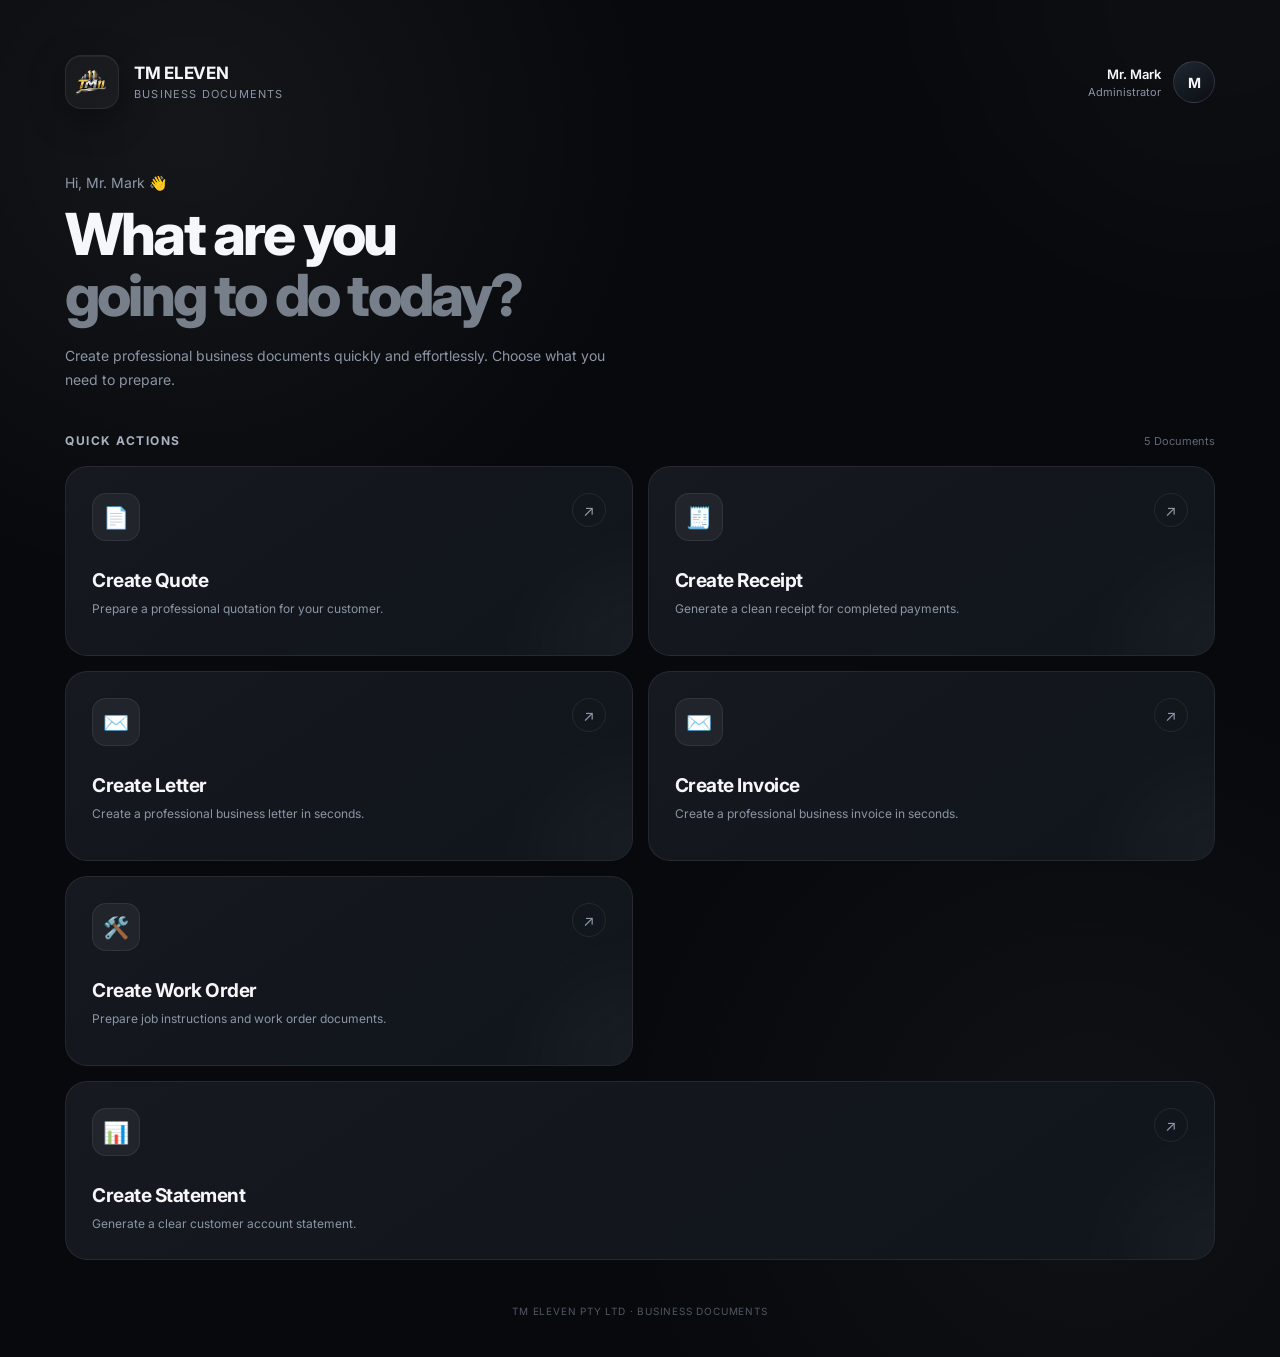
<file: index.html>
<!DOCTYPE html>
<html lang="en">
<head>
<meta charset="UTF-8">
<meta name="viewport" content="width=device-width, initial-scale=1.0">

<title>TM Eleven | Dashboard</title>

<link rel="preconnect" href="https://fonts.googleapis.com">
<link rel="preconnect" href="https://fonts.gstatic.com" crossorigin>
<link href="https://fonts.googleapis.com/css2?family=Inter:wght@400;500;600;700;800&display=swap" rel="stylesheet">

<style>
*{
    margin:0;
    padding:0;
    box-sizing:border-box;
}

:root{
    --bg:#07090d;
    --card:#0d1118;
    --card2:#111720;
    --border:rgba(255,255,255,.08);
    --text:#f5f7fa;
    --muted:#8b95a5;
    --accent:#ffffff;
}

body{
    min-height:100vh;
    font-family:"Inter",sans-serif;
    background:
        radial-gradient(circle at 15% 10%, rgba(255,255,255,.055), transparent 28%),
        radial-gradient(circle at 85% 85%, rgba(255,255,255,.035), transparent 30%),
        var(--bg);
    color:var(--text);
    overflow-x:hidden;
}

/* Background glow */
body::before{
    content:"";
    position:fixed;
    width:500px;
    height:500px;
    border-radius:50%;
    background:rgba(255,255,255,.025);
    filter:blur(100px);
    top:-250px;
    right:-180px;
    pointer-events:none;
}

/* MAIN */
.container{
    width:min(1150px,92%);
    margin:auto;
    padding:55px 0 40px;
}

/* HEADER */
.header{
    display:flex;
    align-items:center;
    justify-content:space-between;
    margin-bottom:65px;
    animation:fadeDown .7s ease forwards;
}

.brand{
    display:flex;
    align-items:center;
    gap:15px;
}

.logo-box{
    width:54px;
    height:54px;
    border:1px solid var(--border);
    border-radius:16px;
    background:rgba(255,255,255,.035);
    display:flex;
    align-items:center;
    justify-content:center;
    overflow:hidden;
    box-shadow:
        0 10px 35px rgba(0,0,0,.35),
        inset 0 1px rgba(255,255,255,.05);
}

.logo-box img{
    width:100%;
    height:100%;
    object-fit:contain;
    padding:7px;
}

.brand-text h2{
    font-size:17px;
    font-weight:700;
    letter-spacing:-.3px;
}

.brand-text span{
    display:block;
    margin-top:4px;
    color:var(--muted);
    font-size:11px;
    letter-spacing:1.2px;
    text-transform:uppercase;
}

/* PROFILE */
.profile{
    display:flex;
    align-items:center;
    gap:12px;
}

.profile-info{
    text-align:right;
}

.profile-info strong{
    display:block;
    font-size:13px;
    font-weight:600;
}

.profile-info span{
    display:block;
    color:var(--muted);
    font-size:11px;
    margin-top:3px;
}

.avatar{
    width:42px;
    height:42px;
    border-radius:50%;
    border:1px solid rgba(255,255,255,.12);
    background:linear-gradient(145deg,#202731,#0b0e13);
    display:flex;
    align-items:center;
    justify-content:center;
    font-size:14px;
    font-weight:700;
}

/* HERO */
.hero{
    margin-bottom:42px;
    animation:fadeUp .8s ease forwards;
}

.greeting{
    color:#8f99a8;
    font-size:14px;
    margin-bottom:13px;
}

.hero h1{
    font-size:clamp(34px,6vw,58px);
    line-height:1.05;
    letter-spacing:-2.8px;
    font-weight:800;
    max-width:700px;
}

.hero h1 span{
    color:#777f8b;
}

.hero p{
    color:var(--muted);
    margin-top:18px;
    font-size:14px;
    line-height:1.7;
    max-width:560px;
}

/* SECTION */
.section-title{
    display:flex;
    align-items:center;
    justify-content:space-between;
    margin-bottom:18px;
}

.section-title h3{
    font-size:12px;
    text-transform:uppercase;
    letter-spacing:1.5px;
    color:#aab2bf;
}

.section-title span{
    color:#5f6876;
    font-size:11px;
}

/* GRID */
.grid{
    display:grid;
    grid-template-columns:repeat(2,1fr);
    gap:15px;
}

/* CARD */
.card{
    position:relative;
    min-height:190px;
    padding:26px;
    border:1px solid var(--border);
    border-radius:22px;
    background:
        linear-gradient(145deg,rgba(255,255,255,.035),rgba(255,255,255,.012)),
        var(--card);
    overflow:hidden;
    cursor:pointer;
    transition:
        transform .3s ease,
        border-color .3s ease,
        background .3s ease,
        box-shadow .3s ease;
    animation:fadeUp .7s ease backwards;
}

.card:nth-child(1){animation-delay:.1s}
.card:nth-child(2){animation-delay:.18s}
.card:nth-child(3){animation-delay:.26s}
.card:nth-child(4){animation-delay:.34s}
.card:nth-child(5){animation-delay:.42s}

.card::before{
    content:"";
    position:absolute;
    width:180px;
    height:180px;
    border-radius:50%;
    background:rgba(255,255,255,.035);
    filter:blur(45px);
    right:-90px;
    bottom:-90px;
    transition:.4s ease;
}

.card:hover{
    transform:translateY(-5px);
    border-color:rgba(255,255,255,.18);
    background:
        linear-gradient(145deg,rgba(255,255,255,.055),rgba(255,255,255,.015)),
        var(--card2);
    box-shadow:
        0 20px 55px rgba(0,0,0,.35),
        0 0 35px rgba(255,255,255,.025);
}

.card:hover::before{
    transform:scale(1.5);
    background:rgba(255,255,255,.06);
}

.card-top{
    display:flex;
    justify-content:space-between;
    align-items:flex-start;
}

.icon{
    width:48px;
    height:48px;
    border-radius:14px;
    background:rgba(255,255,255,.055);
    border:1px solid rgba(255,255,255,.07);
    display:flex;
    align-items:center;
    justify-content:center;
    font-size:21px;
    transition:.3s ease;
}

.card:hover .icon{
    background:rgba(255,255,255,.1);
    transform:scale(1.06);
}

.arrow{
    width:34px;
    height:34px;
    border-radius:50%;
    border:1px solid var(--border);
    display:flex;
    align-items:center;
    justify-content:center;
    color:#8e98a7;
    font-size:15px;
    transition:.3s ease;
}

.card:hover .arrow{
    color:white;
    border-color:rgba(255,255,255,.2);
    transform:translate(3px,-3px);
}

.card h2{
    margin-top:28px;
    font-size:19px;
    letter-spacing:-.5px;
}

.card p{
    color:var(--muted);
    font-size:12px;
    margin-top:8px;
    line-height:1.5;
}

/* FULL WIDTH LAST CARD */
.card:last-child{
    grid-column:1 / -1;
    min-height:155px;
}

.card:last-child .card-content{
    max-width:600px;
}

/* FOOTER */
.footer{
    text-align:center;
    margin-top:45px;
    color:#4f5866;
    font-size:10px;
    letter-spacing:.8px;
}

/* CLICK EFFECT */
.card.clicked{
    transform:scale(.98);
}

/* ANIMATIONS */
@keyframes fadeUp{
    from{
        opacity:0;
        transform:translateY(20px);
    }
    to{
        opacity:1;
        transform:translateY(0);
    }
}

@keyframes fadeDown{
    from{
        opacity:0;
        transform:translateY(-15px);
    }
    to{
        opacity:1;
        transform:translateY(0);
    }
}

/* MOBILE */
@media(max-width:650px){

    .container{
        width:90%;
        padding:28px 0 30px;
    }

    .header{
        margin-bottom:48px;
    }

    .brand-text{
        display:none;
    }

    .profile-info{
        display:none;
    }

    .hero h1{
        font-size:38px;
        letter-spacing:-2px;
    }

    .hero{
        margin-bottom:34px;
    }

    .grid{
        grid-template-columns:1fr;
    }

    .card{
        min-height:175px;
    }

    .card:last-child{
        grid-column:auto;
        min-height:175px;
    }
}

@media(max-width:380px){
    .hero h1{
        font-size:33px;
    }

    .card{
        padding:22px;
    }
}
</style>
</head>

<body>

<div class="container">

    <!-- HEADER -->
    <header class="header">

        <div class="brand">
            <div class="logo-box">
                <img src="logo.png" alt="Company Logo">
            </div>

            <div class="brand-text">
                <h2>TM ELEVEN</h2>
                <span>Business Documents</span>
            </div>
        </div>

        <div class="profile">
            <div class="profile-info">
                <strong>Mr. Mark</strong>
                <span>Administrator</span>
            </div>

            <div class="avatar">
                M
            </div>
        </div>

    </header>


    <!-- HERO -->
    <section class="hero">

        <div class="greeting">
            Hi, Mr. Mark 👋
        </div>

        <h1>
            What are you<br>
            <span>going to do today?</span>
        </h1>

        <p>
            Create professional business documents quickly and effortlessly.
            Choose what you need to prepare.
        </p>

    </section>


    <!-- DOCUMENTS -->
    <div class="section-title">
        <h3>Quick Actions</h3>
        <span>5 Documents</span>
    </div>


    <div class="grid">

        <!-- QUOTE -->
        <div class="card" onclick="openPage(this,'quote.html')">

            <div class="card-top">

                <div class="icon">📄</div>

                <div class="arrow">↗</div>

            </div>

            <div class="card-content">
                <h2>Create Quote</h2>
                <p>Prepare a professional quotation for your customer.</p>
            </div>

        </div>


        <!-- RECEIPT -->
        <div class="card" onclick="openPage(this,'reciept.html')">

            <div class="card-top">

                <div class="icon">🧾</div>

                <div class="arrow">↗</div>

            </div>

            <div class="card-content">
                <h2>Create Receipt</h2>
                <p>Generate a clean receipt for completed payments.</p>
            </div>

        </div>


        <!-- LETTER -->
        <div class="card" onclick="openPage(this,'letter.html')">

            <div class="card-top">

                <div class="icon">✉️</div>

                <div class="arrow">↗</div>

            </div>

            <div class="card-content">
                <h2>Create Letter</h2>
                <p>Create a professional business letter in seconds.</p>
            </div>

        </div>
        <!-- invoice -->
        <div class="card" onclick="openPage(this,'invoice.html')">

            <div class="card-top">

                <div class="icon">✉️</div>

                <div class="arrow">↗</div>

            </div>

            <div class="card-content">
                <h2>Create Invoice</h2>
                <p>Create a professional business invoice in seconds.</p>
            </div>

        </div>


        <!-- WORK ORDER -->
        <div class="card" onclick="openPage(this,'workorder.html')">

            <div class="card-top">

                <div class="icon">🛠️</div>

                <div class="arrow">↗</div>

            </div>

            <div class="card-content">
                <h2>Create Work Order</h2>
                <p>Prepare job instructions and work order documents.</p>
            </div>

        </div>


        <!-- STATEMENT -->
        <div class="card" onclick="openPage(this,'statement.html')">

            <div class="card-top">

                <div class="icon">📊</div>

                <div class="arrow">↗</div>

            </div>

            <div class="card-content">
                <h2>Create Statement</h2>
                <p>Generate a clear customer account statement.</p>
            </div>

        </div>

    </div>


    <div class="footer">
        TM ELEVEN PTY LTD · BUSINESS DOCUMENTS
    </div>

</div>


<script>

function openPage(card, page){

    card.classList.add("clicked");

    setTimeout(function(){

        window.location.href = page;

    },180);

}

</script>

</body>
</html>
</file>
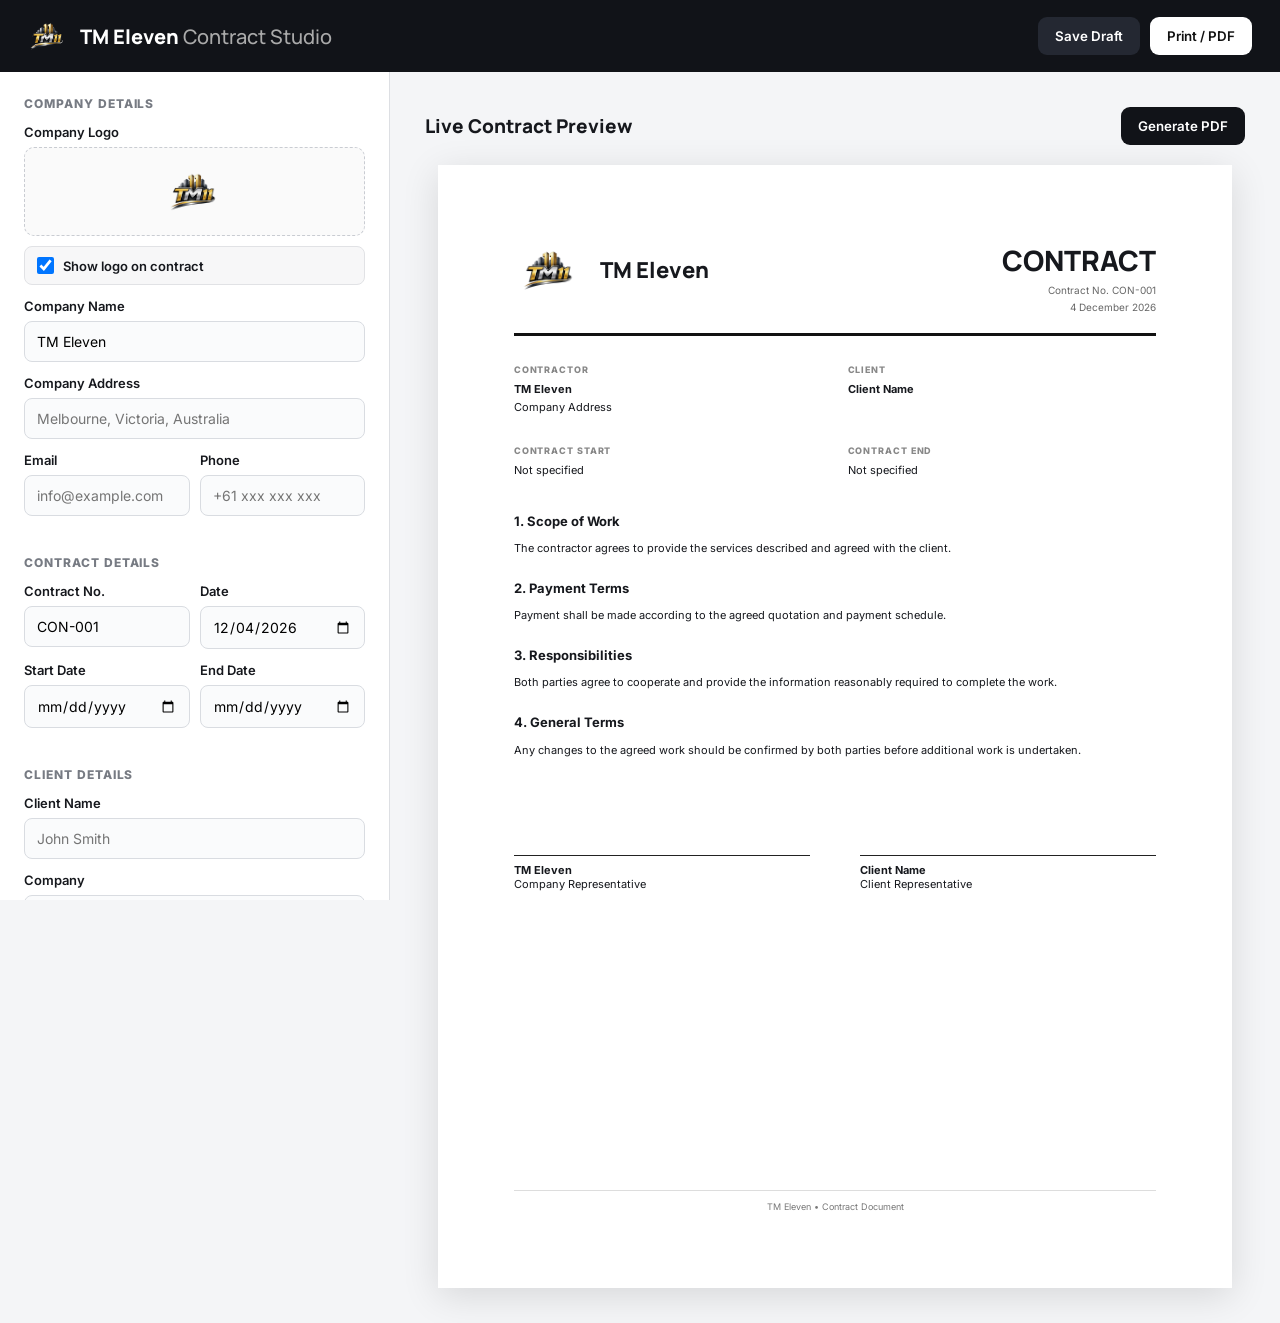
<file: contract.html>
<!DOCTYPE html>
<html lang="en">
<head>
<meta charset="UTF-8">
<meta name="viewport" content="width=device-width, initial-scale=1.0">
<title>Professional Contract Generator</title>

<link rel="preconnect" href="https://fonts.googleapis.com">
<link rel="preconnect" href="https://fonts.gstatic.com" crossorigin>
<link href="https://fonts.googleapis.com/css2?family=Inter:wght@400;500;600;700&family=Manrope:wght@400;500;600;700;800&display=swap" rel="stylesheet">

<style>
*{box-sizing:border-box;margin:0;padding:0}

body{
font-family:"Inter",sans-serif;
background:#f4f5f7;
color:#16181d;
}

.header{
height:72px;
background:#111318;
color:white;
display:flex;
align-items:center;
justify-content:space-between;
padding:0 28px;
position:sticky;
top:0;
z-index:100;
}

.brand{
display:flex;
align-items:center;
gap:12px;
}

.brand img{
width:40px;
height:40px;
object-fit:contain;
border-radius:8px;
}

.brand-text{
font-family:"Manrope";
font-size:20px;
font-weight:800;
}

.brand-text span{
color:#aaa;
font-weight:500;
}

.header-actions{
display:flex;
gap:10px;
}

.btn{
border:0;
border-radius:9px;
padding:11px 17px;
font-family:inherit;
font-weight:600;
cursor:pointer;
}

.btn-dark{background:#242832;color:white}
.btn-white{background:white;color:#111}
.btn-primary{background:#111318;color:white}

.main{
display:grid;
grid-template-columns:390px 1fr;
min-height:calc(100vh - 72px);
}

.sidebar{
background:white;
border-right:1px solid #dddfe3;
padding:24px;
overflow:auto;
height:calc(100vh - 72px);
position:sticky;
top:72px;
}

.section{margin-bottom:26px}

.section-title{
font-size:12px;
font-weight:800;
letter-spacing:.08em;
text-transform:uppercase;
color:#777b83;
margin-bottom:13px;
}

label{
display:block;
font-size:13px;
font-weight:600;
margin-bottom:7px;
}

input,textarea,select{
width:100%;
border:1px solid #d9dce1;
background:#fafbfc;
border-radius:8px;
padding:11px 12px;
font-family:inherit;
font-size:14px;
outline:none;
}

textarea{
resize:vertical;
min-height:90px;
}

.field{margin-bottom:13px}

.row{
display:grid;
grid-template-columns:1fr 1fr;
gap:10px;
}

.logo-upload{
border:1.5px dashed #c9ccd2;
padding:16px;
text-align:center;
border-radius:10px;
cursor:pointer;
background:#fafafa;
}

.logo-preview{
width:80px;
height:55px;
object-fit:contain;
display:block;
margin:auto;
}

.logo-toggle{
display:flex;
align-items:center;
gap:9px;
margin-top:10px;
padding:10px 12px;
background:#f7f7f8;
border:1px solid #e1e2e5;
border-radius:8px;
}

.logo-toggle input{
width:17px;
height:17px;
}

.editor{
min-height:170px;
border:1px solid #ddd;
padding:13px;
border-radius:8px;
outline:none;
font-size:14px;
line-height:1.7;
background:white;
}

.toolbar{
display:flex;
gap:5px;
padding:7px;
border:1px solid #ddd;
border-bottom:0;
border-radius:9px 9px 0 0;
background:#f7f7f8;
}

.tool{
border:1px solid #ddd;
background:white;
border-radius:6px;
min-width:32px;
height:30px;
cursor:pointer;
font-weight:700;
}

.preview-area{
padding:35px;
overflow:auto;
}

.preview-top{
display:flex;
justify-content:space-between;
align-items:center;
margin-bottom:20px;
}

.preview-title{
font-family:"Manrope";
font-weight:800;
font-size:19px;
}

.a4{
width:210mm;
min-height:297mm;
background:white;
margin:auto;
padding:20mm;
box-shadow:0 8px 35px rgba(0,0,0,.12);
position:relative;
}

.document-header{
display:flex;
justify-content:space-between;
align-items:flex-start;
padding-bottom:20px;
border-bottom:3px solid #111;
}

.company{
display:flex;
align-items:center;
gap:14px;
}

.company-logo{
width:72px;
height:58px;
object-fit:contain;
}

.company-name{
font-family:"Manrope";
font-size:22px;
font-weight:800;
}

.company-details{
font-size:10px;
color:#666;
line-height:1.6;
}

.doc-title{
text-align:right;
}

.doc-title h1{
font-family:"Manrope";
font-size:28px;
font-weight:800;
}

.doc-no{
font-size:10px;
color:#666;
margin-top:5px;
}

.parties{
display:grid;
grid-template-columns:1fr 1fr;
gap:25px;
margin-top:28px;
}

.info-label{
font-size:9px;
text-transform:uppercase;
letter-spacing:.1em;
font-weight:800;
color:#888;
margin-bottom:5px;
}

.info-value{
font-size:11px;
line-height:1.7;
}

.contract-content{
margin-top:30px;
font-size:11px;
line-height:1.8;
}

.contract-content h3{
font-size:13px;
margin:18px 0 6px;
}

.contract-content p{
margin-bottom:9px;
}

.signature-section{
margin-top:45px;
display:grid;
grid-template-columns:1fr 1fr;
gap:50px;
}

.signature-box{
font-size:11px;
}

.signature-line{
border-top:1px solid #222;
margin-top:50px;
padding-top:7px;
}

.footer{
position:absolute;
left:20mm;
right:20mm;
bottom:20mm;
border-top:1px solid #ddd;
padding-top:10px;
text-align:center;
font-size:9px;
color:#777;
}

@media(max-width:1000px){
.main{grid-template-columns:1fr}
.sidebar{
position:relative;
top:0;
height:auto;
border-right:0;
border-bottom:1px solid #ddd;
}
.preview-area{padding:20px 10px}
}

@media print{
.header,.sidebar,.preview-top{display:none!important}
.main{display:block}
.preview-area{padding:0}
.a4{box-shadow:none;margin:0}
@page{size:A4;margin:0}
}
</style>
</head>

<body>

<header class="header">

<div class="brand">

<img src="logo.png" id="headerLogo" onerror="this.style.display='none'">

<div class="brand-text">
TM Eleven <span>Contract Studio</span>
</div>

</div>

<div class="header-actions">

<button class="btn btn-dark" onclick="saveDraft()">
Save Draft
</button>

<button class="btn btn-white" onclick="window.print()">
Print / PDF
</button>

</div>

</header>


<div class="main">


<aside class="sidebar">


<div class="section">

<div class="section-title">
Company Details
</div>

<div class="field">

<label>Company Logo</label>

<label class="logo-upload">

<input type="file" id="logoInput" accept="image/*" hidden>

<img src="logo.png" id="logoPreview" class="logo-preview"
onerror="this.style.display='none'">

</label>

<label class="logo-toggle">

<input type="checkbox" id="showLogo" checked onchange="toggleLogo()">

<span>Show logo on contract</span>

</label>

</div>


<div class="field">
<label>Company Name</label>
<input id="companyName" value="TM Eleven" oninput="updatePreview()">
</div>

<div class="field">
<label>Company Address</label>
<input id="companyAddress" placeholder="Melbourne, Victoria, Australia" oninput="updatePreview()">
</div>

<div class="row">

<div class="field">
<label>Email</label>
<input id="companyEmail" placeholder="info@example.com" oninput="updatePreview()">
</div>

<div class="field">
<label>Phone</label>
<input id="companyPhone" placeholder="+61 xxx xxx xxx" oninput="updatePreview()">
</div>

</div>

</div>


<div class="section">

<div class="section-title">
Contract Details
</div>

<div class="row">

<div class="field">
<label>Contract No.</label>
<input id="contractNumber" value="CON-001" oninput="updatePreview()">
</div>

<div class="field">
<label>Date</label>
<input type="date" id="contractDate" onchange="updatePreview()">
</div>

</div>

<div class="row">

<div class="field">
<label>Start Date</label>
<input type="date" id="startDate" onchange="updatePreview()">
</div>

<div class="field">
<label>End Date</label>
<input type="date" id="endDate" onchange="updatePreview()">
</div>

</div>

</div>


<div class="section">

<div class="section-title">
Client Details
</div>

<div class="field">
<label>Client Name</label>
<input id="clientName" placeholder="John Smith" oninput="updatePreview()">
</div>

<div class="field">
<label>Company</label>
<input id="clientCompany" placeholder="Client Company" oninput="updatePreview()">
</div>

<div class="field">
<label>Address</label>
<textarea id="clientAddress" placeholder="Client address" oninput="updatePreview()"></textarea>
</div>

</div>


<div class="section">

<div class="section-title">
Contract Content
</div>

<div class="toolbar">

<button class="tool" onclick="format('bold')">B</button>
<button class="tool" onclick="format('italic')">I</button>
<button class="tool" onclick="format('underline')">U</button>
<button class="tool" onclick="format('insertUnorderedList')">•</button>

</div>

<div id="editor" class="editor" contenteditable="true" oninput="updatePreview()">

<h3>1. Scope of Work</h3>
<p>The contractor agrees to provide the services described and agreed with the client.</p>

<h3>2. Payment Terms</h3>
<p>Payment shall be made according to the agreed quotation and payment schedule.</p>

<h3>3. Responsibilities</h3>
<p>Both parties agree to cooperate and provide the information reasonably required to complete the work.</p>

<h3>4. General Terms</h3>
<p>Any changes to the agreed work should be confirmed by both parties before additional work is undertaken.</p>

</div>

</div>


<div class="section">

<div class="section-title">
Signatures
</div>

<div class="row">

<div class="field">
<label>Company Representative</label>
<input id="companySigner" value="TM Eleven" oninput="updatePreview()">
</div>

<div class="field">
<label>Client Representative</label>
<input id="clientSigner" placeholder="Client Name" oninput="updatePreview()">
</div>

</div>

</div>

</aside>


<main class="preview-area">

<div class="preview-top">

<div class="preview-title">
Live Contract Preview
</div>

<button class="btn btn-primary" onclick="window.print()">
Generate PDF
</button>

</div>


<div class="a4" id="paper">


<div class="document-header">

<div class="company">

<img id="previewLogo" class="company-logo"
src="logo.png"
onerror="this.style.display='none'">

<div>

<div class="company-name" id="previewCompany">
TM Eleven
</div>

<div class="company-details" id="previewCompanyDetails">
Melbourne, Victoria, Australia
</div>

</div>

</div>


<div class="doc-title">

<h1>CONTRACT</h1>

<div class="doc-no" id="previewContractNumber">
Contract No. CON-001
</div>

<div class="doc-no" id="previewDate">
27 August 2026
</div>

</div>

</div>


<div class="parties">

<div>

<div class="info-label">
Contractor
</div>

<div class="info-value">

<strong id="previewCompanyParty">
TM Eleven
</strong>

<br>

<span id="previewCompanyAddress">
Melbourne, Victoria, Australia
</span>

</div>

</div>


<div>

<div class="info-label">
Client
</div>

<div class="info-value">

<strong id="previewClient">
Client Name
</strong>

<br>

<span id="previewClientCompany">
Client Company
</span>

<br>

<span id="previewClientAddress">
Client Address
</span>

</div>

</div>

</div>


<div class="parties">

<div>

<div class="info-label">
Contract Start
</div>

<div class="info-value" id="previewStartDate">
Not specified
</div>

</div>

<div>

<div class="info-label">
Contract End
</div>

<div class="info-value" id="previewEndDate">
Not specified
</div>

</div>

</div>


<div class="contract-content" id="previewBody">
</div>


<div class="signature-section">

<div class="signature-box">

<div class="signature-line">
<strong id="previewCompanySigner">
TM Eleven
</strong>

<br>
Company Representative

</div>

</div>


<div class="signature-box">

<div class="signature-line">

<strong id="previewClientSigner">
Client Name
</strong>

<br>
Client Representative

</div>

</div>

</div>


<div class="footer">
TM Eleven • Contract Document
</div>

</div>

</main>

</div>


<script>

const today=new Date();

document.getElementById("contractDate").value=
today.toISOString().split("T")[0];


function format(command){

document.execCommand(command,false,null);

document.getElementById("editor").focus();

updatePreview();

}


document.getElementById("logoInput")
.addEventListener("change",function(){

const file=this.files[0];

if(!file)return;

const reader=new FileReader();

reader.onload=function(e){

localStorage.setItem("contractLogo",e.target.result);

document.getElementById("logoPreview").src=e.target.result;

document.getElementById("previewLogo").src=e.target.result;

toggleLogo();

};

reader.readAsDataURL(file);

});


function toggleLogo(){

const show=document.getElementById("showLogo").checked;

document.getElementById("previewLogo").style.display=
show?"block":"none";

}


function formatDate(value){

if(!value)return "Not specified";

const d=new Date(value+"T00:00:00");

return d.toLocaleDateString("en-AU",{
day:"numeric",
month:"long",
year:"numeric"
});

}


function updatePreview(){

const company=document.getElementById("companyName").value;
const address=document.getElementById("companyAddress").value;
const email=document.getElementById("companyEmail").value;
const phone=document.getElementById("companyPhone").value;

document.getElementById("previewCompany").textContent=
company||"Company Name";

document.getElementById("previewCompanyParty").textContent=
company||"Company Name";


let details="";

if(address)details+=address;
if(email)details+=(details?" • ":"")+email;
if(phone)details+=(details?" • ":"")+phone;

document.getElementById("previewCompanyDetails").textContent=details;

document.getElementById("previewCompanyAddress").textContent=
address||"Company Address";


document.getElementById("previewContractNumber").textContent=
"Contract No. "+
(document.getElementById("contractNumber").value||"CON-001");


document.getElementById("previewDate").textContent=
formatDate(document.getElementById("contractDate").value);


document.getElementById("previewClient").textContent=
document.getElementById("clientName").value||"Client Name";

document.getElementById("previewClientCompany").textContent=
document.getElementById("clientCompany").value;

document.getElementById("previewClientAddress").innerHTML=
(document.getElementById("clientAddress").value||"")
.replace(/\n/g,"<br>");


document.getElementById("previewStartDate").textContent=
formatDate(document.getElementById("startDate").value);

document.getElementById("previewEndDate").textContent=
formatDate(document.getElementById("endDate").value);


document.getElementById("previewBody").innerHTML=
document.getElementById("editor").innerHTML;


document.getElementById("previewCompanySigner").textContent=
document.getElementById("companySigner").value;

document.getElementById("previewClientSigner").textContent=
document.getElementById("clientSigner").value||"Client Name";


toggleLogo();

}


function saveDraft(){

const data={};

document.querySelectorAll("input,textarea,select")
.forEach(el=>{

if(el.id)
data[el.id]=
el.type==="checkbox"?el.checked:el.value;

});

data.editor=document.getElementById("editor").innerHTML;

localStorage.setItem(
"tmElevenContractDraft",
JSON.stringify(data)
);

alert("Contract draft saved successfully.");

}


function loadDraft(){

const saved=
localStorage.getItem("tmElevenContractDraft");

if(!saved)return;

const data=JSON.parse(saved);

Object.keys(data).forEach(key=>{

const el=document.getElementById(key);

if(!el)return;

if(key==="editor"){
el.innerHTML=data[key];
}else if(el.type==="checkbox"){
el.checked=data[key];
}else{
el.value=data[key];
}

});

}


window.addEventListener("load",function(){

const savedLogo=
localStorage.getItem("contractLogo");

if(savedLogo){

document.getElementById("logoPreview").src=savedLogo;
document.getElementById("previewLogo").src=savedLogo;

}

loadDraft();

updatePreview();

});

</script>

</body>
</html>
</file>
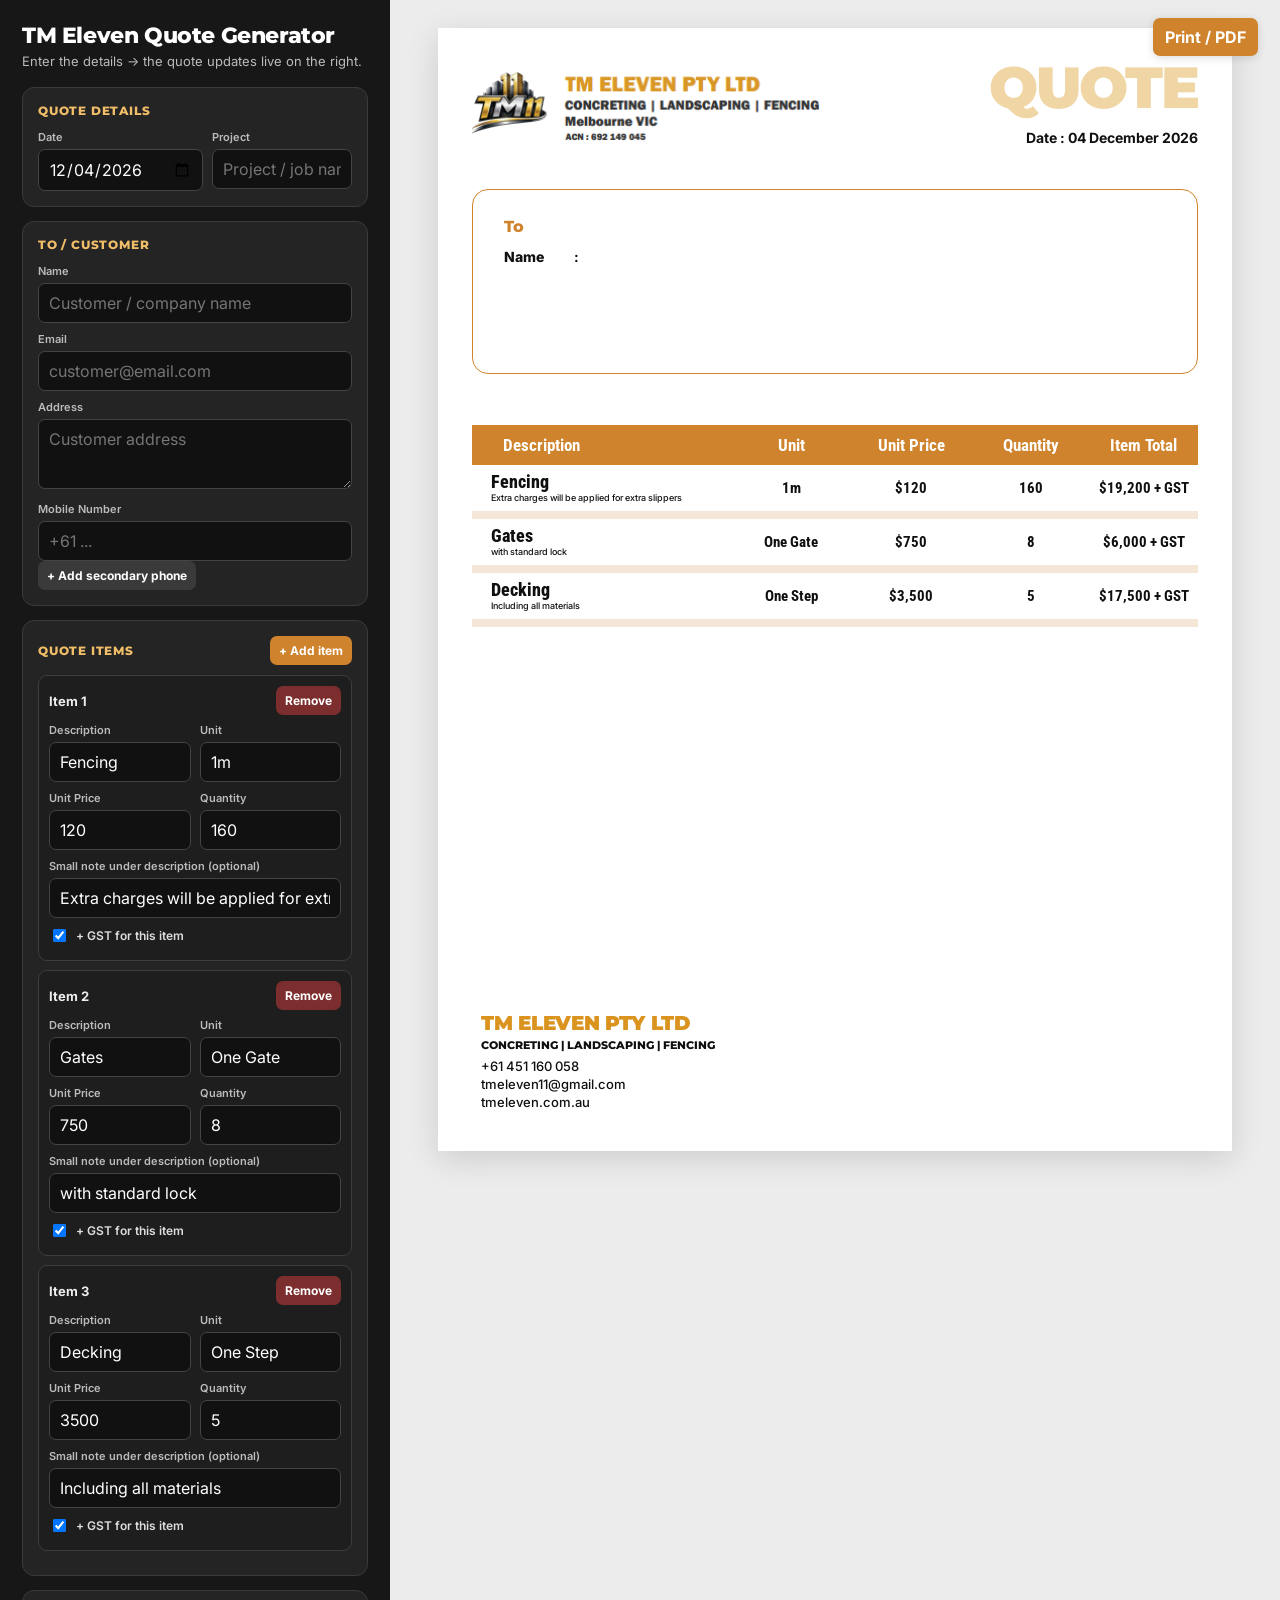
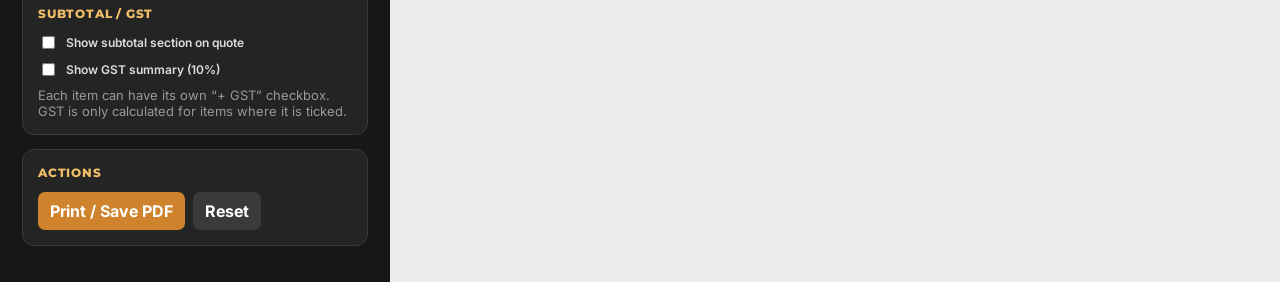
<file: inde.html>
<!DOCTYPE html>
<html lang="en">
<head>
<meta charset="UTF-8">
<meta name="viewport" content="width=device-width,initial-scale=1.0">
<title>TM Eleven Quote Generator</title>
<style>
@import url('https://fonts.googleapis.com/css2?family=Inter:wght@400;500;600;700;800&family=Montserrat:wght@600;700;800;900&family=Roboto+Condensed:wght@600;700;800&display=swap');
*{box-sizing:border-box}
:root{
  --gold:#d0832d; --gold2:#e4b45e; --light:#f5e7d7; --ink:#101010;
  --paper:#fff; --line:#d0832d;
}
body{margin:0;font-family:"Inter",Arial,sans-serif;background:#ececec;color:var(--ink)}
button,input,textarea,select{font:inherit}
button{cursor:pointer}
.app{display:grid;grid-template-columns:390px 1fr;min-height:100vh}
.panel{background:#171717;color:#fff;padding:22px;overflow:auto}
.panel h1{font-family:"Montserrat",sans-serif;font-size:22px;font-weight:800;margin:0 0 4px;letter-spacing:-.4px}
.panel .sub{color:#bbb;font-size:13px;margin-bottom:18px}
.card{background:#242424;border:1px solid #3a3a3a;border-radius:12px;padding:15px;margin-bottom:14px}
.card h2{font-family:"Montserrat",sans-serif;font-size:12px;font-weight:800;margin:0 0 12px;color:#f0bd68;text-transform:uppercase;letter-spacing:.8px}
.grid2{display:grid;grid-template-columns:1fr 1fr;gap:9px}
label{display:block;font-size:11px;font-weight:600;color:#bbb;margin:0 0 5px}
input,textarea,select{width:100%;background:#111;color:#fff;border:1px solid #444;border-radius:7px;padding:9px 10px;outline:none}
input:focus,textarea:focus,select:focus{border-color:#e0a34b}
textarea{resize:vertical;min-height:70px}
.full{grid-column:1/-1}
.btn{border:0;border-radius:7px;padding:9px 12px;background:var(--gold);color:#fff;font-weight:700}
.btn.secondary{background:#3a3a3a}
.btn.danger{background:#7c2e2e}
.btn.small{font-size:12px;padding:7px 9px}
.rowhead{display:flex;align-items:center;justify-content:space-between;margin-bottom:10px}
.item-editor{border:1px solid #3d3d3d;border-radius:9px;padding:10px;margin-bottom:9px;background:#1e1e1e}
.item-top{display:flex;justify-content:space-between;gap:8px;align-items:center;margin-bottom:8px}
.item-num{font-weight:700;color:#eee;font-size:13px}
.gstline{display:flex;align-items:center;gap:7px;margin-top:8px;font-size:12px;color:#ddd}
.gstline input{width:auto}
.toggle{display:flex;align-items:center;gap:8px;color:#ddd;font-size:12px;margin-top:8px}
.toggle input{width:auto}
.phone-row{display:grid;grid-template-columns:115px 1fr auto;gap:7px;margin-top:7px}
.preview-wrap{padding:28px;display:flex;justify-content:center;align-items:flex-start;overflow:auto}
.preview-actions{position:fixed;right:22px;top:18px;z-index:10;display:flex;gap:8px}
.preview-actions button{box-shadow:0 2px 8px #0002}
.paper{width:794px;min-height:1123px;background:#fff;box-shadow:0 8px 30px #0002;padding:34px 34px 42px;position:relative}
.header{display:flex;justify-content:space-between;align-items:flex-start;min-height:125px}
.logo{width:355px;height:auto;object-fit:contain;object-position:left top}
.quote-title{text-align:right}
.quote-title .big{font-family:"Montserrat",sans-serif;font-size:58px;line-height:.9;font-weight:900;color:#f0d5a5;letter-spacing:-2px}
.quote-title .date{font-family:"Inter",sans-serif;font-weight:700;font-size:14px;margin-top:15px}
.to-box{border:1.5px solid var(--line);border-radius:16px;padding:27px 31px 23px;margin:2px 0 51px;min-height:185px}
.to-title{font-family:"Montserrat",sans-serif;color:var(--gold);font-weight:800;font-size:16px;margin-bottom:10px}
.customer-line{font-family:"Inter",sans-serif;display:grid;grid-template-columns:66px 12px 1fr;gap:0;font-size:14px;font-weight:700;line-height:21px}
.customer-line .label{color:#111;font-weight:800}
.customer-line .colon{text-align:center}
.customer-line .value{font-weight:700;word-break:break-word}
.quote-table{width:100%;border-collapse:collapse;table-layout:fixed}
.quote-table th{font-family:"Roboto Condensed",sans-serif;background:var(--gold);color:#fff;font-size:17px;padding:10px 7px;text-align:center}
.quote-table th:first-child{text-align:left;padding-left:31px}
.quote-table td{font-family:"Roboto Condensed",sans-serif;padding:8px 8px;font-size:15px;font-weight:700;text-align:center;vertical-align:middle}
.quote-table td:first-child{text-align:left;padding-left:19px}
.quote-table tbody tr:nth-child(even) td{background:#fff}
.quote-table tbody tr:nth-child(odd) td{background:#fff}
.quote-table tbody tr{border-bottom:8px solid var(--light)}
.desc-main{font-family:"Roboto Condensed",sans-serif;font-size:18px;font-weight:800;line-height:17px}
.desc-note{font-family:"Inter",sans-serif;font-size:9px;font-weight:500;line-height:11px;margin-top:2px}
.total-cell{white-space:nowrap}
.summary{margin-top:14px;margin-left:auto;width:310px;border-top:2px solid var(--gold);padding-top:8px;display:none}
.summary.show{display:block}
.sumrow{display:flex;justify-content:space-between;font-size:14px;font-weight:700;padding:4px 0}
.sumrow.total{font-size:17px;border-top:1px solid #ddd;margin-top:4px;padding-top:8px}
.footer{position:absolute;left:43px;bottom:40px}
.footer .name{font-family:"Montserrat",sans-serif;color:#d9931e;font-weight:900;font-size:20px;letter-spacing:-.3px}
.footer .services{font-family:"Montserrat",sans-serif;font-size:11px;font-weight:800;margin-top:3px}
.footer .contact{font-family:"Inter",sans-serif;font-size:13px;line-height:18px;margin-top:5px;font-weight:500}
.print-note{font-size:11px;color:#888;margin-top:14px}
.empty{padding:18px;text-align:center;color:#999}
@media(max-width:1050px){.app{grid-template-columns:340px 1fr}.preview-wrap{padding:20px}.paper{transform-origin:top left}}
@media(max-width:760px){
  .app{display:block}.panel{position:relative}.preview-wrap{padding:10px;overflow:auto}
  .paper{width:794px;transform:scale(.75);transform-origin:top left;margin-bottom:-280px}
  .preview-actions{position:sticky;top:0;justify-content:flex-end;background:#ececec;padding:8px}
}
@media print{
  body{background:#fff}
  .panel,.preview-actions,.print-note{display:none!important}
  .app{display:block}
  .preview-wrap{padding:0;display:block}
  .paper{box-shadow:none;margin:0;width:210mm;min-height:297mm;padding:9mm 9mm 12mm}
  @page{size:A4 portrait;margin:0}
}
</style>
</head>
<body>
<div class="app">
  <aside class="panel">
    <h1>TM Eleven Quote Generator</h1>
    <div class="sub">Enter the details → the quote updates live on the right.</div>

    <div class="card">
      <h2>Quote Details</h2>
      <div class="grid2">
        <div>
          <label>Date</label>
          <input id="quoteDate" type="date">
        </div>
        <div>
          <label>Project</label>
          <input id="project" placeholder="Project / job name">
        </div>
      </div>
    </div>

    <div class="card">
      <h2>To / Customer</h2>
      <div class="grid2">
        <div class="full"><label>Name</label><input id="custName" placeholder="Customer / company name"></div>
        <div class="full"><label>Email</label><input id="custEmail" type="email" placeholder="customer@email.com"></div>
        <div class="full"><label>Address</label><textarea id="custAddress" placeholder="Customer address"></textarea></div>
        <div class="full"><label>Mobile Number</label><input id="custPhone" type="tel" placeholder="+61 ..."></div>
      </div>
      <div id="phones"></div>
      <button class="btn secondary small" id="addPhone">+ Add secondary phone</button>
    </div>

    <div class="card">
      <div class="rowhead">
        <h2 style="margin:0">Quote Items</h2>
        <button class="btn small" id="addItem">+ Add item</button>
      </div>
      <div id="items"></div>
    </div>

    <div class="card">
      <h2>Subtotal / GST</h2>
      <label class="toggle"><input id="showSubtotal" type="checkbox"> Show subtotal section on quote</label>
      <label class="toggle"><input id="showGstSummary" type="checkbox"> Show GST summary (10%)</label>
      <div class="sub" style="margin:8px 0 0;color:#999">Each item can have its own “+ GST” checkbox. GST is only calculated for items where it is ticked.</div>
    </div>

    <div class="card">
      <h2>Actions</h2>
      <div style="display:flex;gap:8px;flex-wrap:wrap">
        <button class="btn" id="printBtn">Print / Save PDF</button>
        <button class="btn secondary" id="resetBtn">Reset</button>
      </div>
    </div>
  </aside>

  <main class="preview-wrap">
    <div class="preview-actions">
      <button class="btn" id="printBtn2">Print / PDF</button>
    </div>
    <section class="paper" id="paper">
      <div class="header">
        <img class="logo" id="logo" alt="TM Eleven Pty Ltd">
        <div class="quote-title">
          <div class="big">QUOTE</div>
          <div class="date" id="outDate"></div>
        </div>
      </div>

      <div class="to-box">
        <div class="to-title">To</div>
        <div id="customerOut"></div>
      </div>

      <table class="quote-table">
        <colgroup>
          <col style="width:36%"><col style="width:16%"><col style="width:17%"><col style="width:16%"><col style="width:15%">
        </colgroup>
        <thead>
          <tr><th>Description</th><th>Unit</th><th>Unit Price</th><th>Quantity</th><th>Item Total</th></tr>
        </thead>
        <tbody id="quoteBody"></tbody>
      </table>

      <div class="summary" id="summary">
        <div class="sumrow"><span>Subtotal</span><span id="sumSubtotal"></span></div>
        <div class="sumrow" id="gstRow"><span>GST (10%)</span><span id="sumGst"></span></div>
        <div class="sumrow total"><span>Total</span><span id="sumTotal"></span></div>
      </div>

      <div class="footer">
        <div class="name">TM ELEVEN PTY LTD</div>
        <div class="services">CONCRETING | LANDSCAPING | FENCING</div>
        <div class="contact">+61 451 160 058<br>tmeleven11@gmail.com<br>tmeleven.com.au</div>
      </div>
    </section>
  </main>
</div>

<script>
const LOGO_DATA = "[data-uri]";
document.getElementById('logo').src = LOGO_DATA;

const $ = id => document.getElementById(id);
const money = n => '$' + Number(n||0).toLocaleString('en-AU',{minimumFractionDigits:0,maximumFractionDigits:2});
const today = new Date();
$('quoteDate').value = new Date(today.getTime()-today.getTimezoneOffset()*60000).toISOString().slice(0,10);

let phoneCount = 0;
let itemCount = 0;

function esc(v){
  return String(v??'').replace(/[&<>"']/g,m=>({'&':'&amp;','<':'&lt;','>':'&gt;','"':'&quot;',"'":'&#039;'}[m]));
}
function formatDate(v){
  if(!v) return '';
  const [y,m,d]=v.split('-');
  return `Date : ${d} ${new Date(y,m-1,d).toLocaleString('en-AU',{month:'long'})} ${y}`;
}
function addPhone(value='',label='Secondary'){
  phoneCount++;
  const id=phoneCount;
  const el=document.createElement('div');
  el.className='phone-row';
  el.dataset.id=id;
  el.innerHTML=`<input class="phone-label" value="${esc(label)}" placeholder="Label">
    <input class="phone-value" type="tel" value="${esc(value)}" placeholder="+61 ...">
    <button class="btn danger small remove-phone">×</button>`;
  el.querySelector('.remove-phone').onclick=()=>{el.remove();render()};
  $('phones').appendChild(el);
  el.querySelectorAll('input').forEach(x=>x.addEventListener('input',render));
  render();
}
function addItem(data={}){
  itemCount++;
  const id=itemCount;
  const el=document.createElement('div');
  el.className='item-editor';
  el.dataset.id=id;
  el.innerHTML=`
    <div class="item-top"><span class="item-num">Item ${id}</span><button class="btn danger small remove-item">Remove</button></div>
    <div class="grid2">
      <div><label>Description</label><input class="i-desc" value="${esc(data.desc||'')}" placeholder="e.g. Fencing"></div>
      <div><label>Unit</label><input class="i-unit" value="${esc(data.unit||'')}" placeholder="1m / One Gate"></div>
      <div><label>Unit Price</label><input class="i-price" type="number" min="0" step="0.01" value="${data.price??''}" placeholder="0"></div>
      <div><label>Quantity</label><input class="i-qty" type="number" min="0" step="0.01" value="${data.qty??''}" placeholder="0"></div>
      <div class="full"><label>Small note under description (optional)</label><input class="i-note" value="${esc(data.note||'')}" placeholder="e.g. Including all materials"></div>
    </div>
    <label class="gstline"><input class="i-gst" type="checkbox" ${data.gst?'checked':''}> + GST for this item</label>`;
  $('items').appendChild(el);
  el.querySelector('.remove-item').onclick=()=>{el.remove();renumber();render()};
  el.querySelectorAll('input').forEach(x=>x.addEventListener('input',render));
  render();
}
function renumber(){
  document.querySelectorAll('.item-editor').forEach((e,i)=>e.querySelector('.item-num').textContent='Item '+(i+1));
}
function getItems(){
  return [...document.querySelectorAll('.item-editor')].map(e=>{
    const price=Number(e.querySelector('.i-price').value)||0;
    const qty=Number(e.querySelector('.i-qty').value)||0;
    const gst=e.querySelector('.i-gst').checked;
    const base=price*qty;
    const gstAmt=gst?base*.10:0;
    return {
      desc:e.querySelector('.i-desc').value.trim(),
      unit:e.querySelector('.i-unit').value.trim(),
      price,qty,note:e.querySelector('.i-note').value.trim(),gst,base,gstAmt,total:base+gstAmt
    };
  });
}
function render(){
  $('outDate').textContent=formatDate($('quoteDate').value);
  const phones=[...document.querySelectorAll('.phone-row')].map(e=>({
    label:e.querySelector('.phone-label').value.trim(),
    value:e.querySelector('.phone-value').value.trim()
  })).filter(x=>x.value);
  const fields=[
    ['Name',$('custName').value],
    ['Email',$('custEmail').value],
    ...phones.map(x=>[x.label||'Phone',x.value]),
    ['project',$('project').value],
    ['Address',$('custAddress').value]
  ];
  $('customerOut').innerHTML=fields.filter(x=>x[1]).map(x=>`<div class="customer-line"><span class="label">${esc(x[0])}</span><span class="colon">:</span><span class="value">${esc(x[1]).replace(/\n/g,'<br>')}</span></div>`).join('') || '<div class="customer-line"><span class="label">Name</span><span class="colon">:</span><span class="value"></span></div>';

  const items=getItems();
  $('quoteBody').innerHTML=items.length?items.map(i=>`
    <tr>
      <td><div class="desc-main">${esc(i.desc||'&nbsp;')}</div>${i.note?`<div class="desc-note">${esc(i.note)}</div>`:''}</td>
      <td>${esc(i.unit)}</td>
      <td>${money(i.price)}</td>
      <td>${i.qty || ''}</td>
      <td class="total-cell">${money(i.base)}${i.gst?' + GST':''}</td>
    </tr>`).join(''):`<tr><td colspan="5" class="empty">Add quote items from the left panel.</td></tr>`;

  const subtotal=items.reduce((a,i)=>a+i.base,0);
  const gst=items.reduce((a,i)=>a+i.gstAmt,0);
  const total=subtotal+gst;
  const show=$('showSubtotal').checked;
  $('summary').classList.toggle('show',show);
  $('sumSubtotal').textContent=money(subtotal);
  $('sumGst').textContent=money(gst);
  $('sumTotal').textContent=money(total);
  $('gstRow').style.display=$('showGstSummary').checked?'flex':'none';
}
['quoteDate','project','custName','custEmail','custAddress','custPhone','showSubtotal','showGstSummary'].forEach(id=>$(id).addEventListener('input',render));
$('addPhone').onclick=()=>addPhone('','Secondary');
$('addItem').onclick=()=>addItem();
$('printBtn').onclick=()=>window.print();
$('printBtn2').onclick=()=>window.print();
$('resetBtn').onclick=()=>{
  if(!confirm('Reset this quote?')) return;
  $('custName').value='';$('custEmail').value='';$('custAddress').value='';$('custPhone').value='';$('project').value='';
  $('phones').innerHTML='';$('items').innerHTML='';phoneCount=0;itemCount=0;
  $('showSubtotal').checked=false;$('showGstSummary').checked=false;
  $('quoteDate').value=new Date(new Date().getTime()-new Date().getTimezoneOffset()*60000).toISOString().slice(0,10);
  addItem({desc:'Fencing',unit:'1m',price:120,qty:160,note:'Extra charges will be applied for extra slippers',gst:true});
  addItem({desc:'Gates',unit:'One Gate',price:750,qty:8,note:'with standard lock',gst:true});
  addItem({desc:'Decking',unit:'One Step',price:3500,qty:5,note:'Including all materials',gst:true});
  render();
};

// Start with the three example rows from the reference quote.
addItem({desc:'Fencing',unit:'1m',price:120,qty:160,note:'Extra charges will be applied for extra slippers',gst:true});
addItem({desc:'Gates',unit:'One Gate',price:750,qty:8,note:'with standard lock',gst:true});
addItem({desc:'Decking',unit:'One Step',price:3500,qty:5,note:'Including all materials',gst:true});
render();
</script>
</body>
</html>
</file>
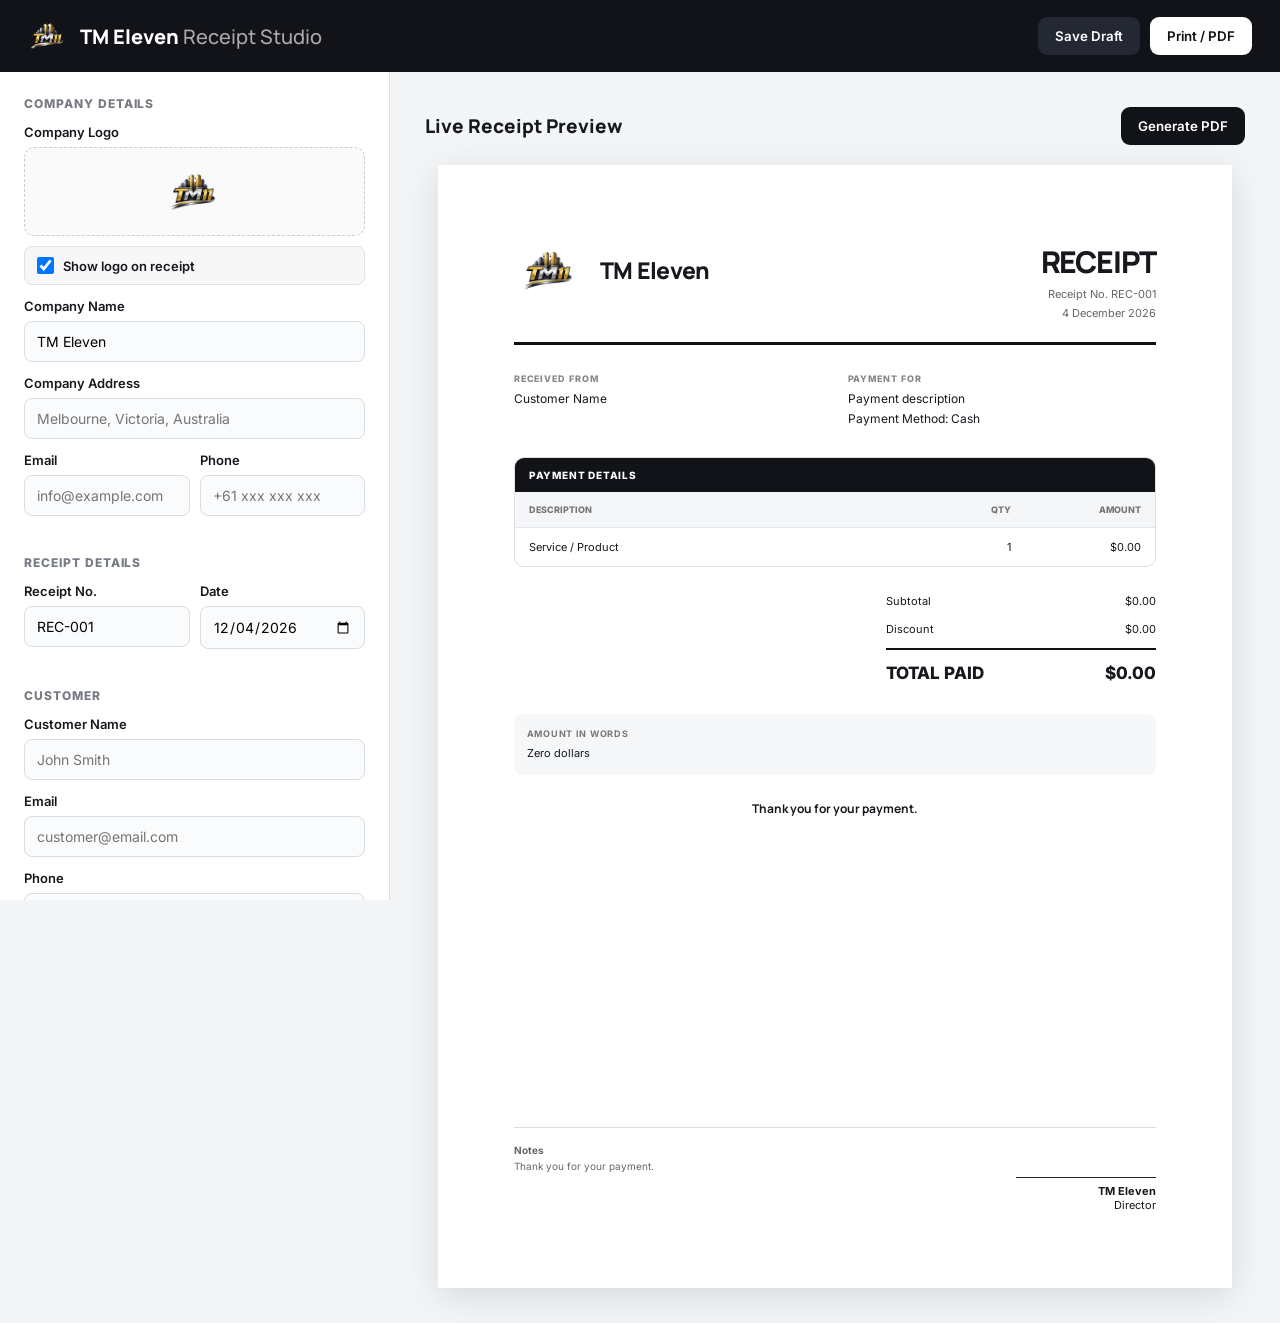
<file: receipt.html>
<!DOCTYPE html>
<html lang="en">
<head>
<meta charset="UTF-8">
<meta name="viewport" content="width=device-width, initial-scale=1.0">

<title>Professional Receipt Generator</title>

<link rel="preconnect" href="https://fonts.googleapis.com">
<link rel="preconnect" href="https://fonts.gstatic.com" crossorigin>
<link href="https://fonts.googleapis.com/css2?family=Inter:wght@400;500;600;700&family=Manrope:wght@400;500;600;700;800&display=swap" rel="stylesheet">

<style>

*{
    box-sizing:border-box;
    margin:0;
    padding:0;
}

body{
    font-family:"Inter",sans-serif;
    background:#f4f5f7;
    color:#16181d;
}

.app{
    min-height:100vh;
}

/* HEADER */

.header{
    height:72px;
    background:#111318;
    color:white;
    display:flex;
    align-items:center;
    justify-content:space-between;
    padding:0 28px;
    position:sticky;
    top:0;
    z-index:100;
}

.brand{
    display:flex;
    align-items:center;
    gap:12px;
}

.brand img{
    width:40px;
    height:40px;
    object-fit:contain;
    border-radius:8px;
}

.brand-text{
    font-family:"Manrope",sans-serif;
    font-size:20px;
    font-weight:800;
}

.brand-text span{
    color:#aaa;
    font-weight:500;
}

.header-actions{
    display:flex;
    gap:10px;
}

.btn{
    border:0;
    border-radius:9px;
    padding:11px 17px;
    font-family:inherit;
    font-weight:600;
    cursor:pointer;
    transition:.2s;
}

.btn:hover{
    transform:translateY(-1px);
}

.btn-dark{
    background:#242832;
    color:white;
}

.btn-white{
    background:white;
    color:#111;
}

.btn-primary{
    background:#111318;
    color:white;
}

/* MAIN */

.main{
    display:grid;
    grid-template-columns:390px 1fr;
    min-height:calc(100vh - 72px);
}

/* SIDEBAR */

.sidebar{
    background:white;
    border-right:1px solid #dddfe3;
    padding:24px;
    overflow:auto;
    height:calc(100vh - 72px);
    position:sticky;
    top:72px;
}

.section{
    margin-bottom:26px;
}

.section-title{
    font-size:12px;
    font-weight:800;
    letter-spacing:.08em;
    text-transform:uppercase;
    color:#777b83;
    margin-bottom:13px;
}

label{
    display:block;
    font-size:13px;
    font-weight:600;
    margin-bottom:7px;
}

input,
textarea,
select{
    width:100%;
    border:1px solid #d9dce1;
    background:#fafbfc;
    border-radius:8px;
    padding:11px 12px;
    font-family:inherit;
    font-size:14px;
    outline:none;
    transition:.2s;
}

input:focus,
textarea:focus,
select:focus{
    border-color:#111;
    background:white;
}

textarea{
    resize:vertical;
    min-height:85px;
}

.field{
    margin-bottom:13px;
}

.row{
    display:grid;
    grid-template-columns:1fr 1fr;
    gap:10px;
}

/* LOGO */

.logo-upload{
    border:1.5px dashed #c9ccd2;
    padding:16px;
    text-align:center;
    border-radius:10px;
    cursor:pointer;
    background:#fafafa;
}

.logo-upload:hover{
    background:#f2f3f5;
}

.logo-preview{
    width:80px;
    height:55px;
    object-fit:contain;
    margin:auto;
    display:block;
}

.logo-toggle{
    display:flex;
    align-items:center;
    gap:9px;
    margin-top:10px;
    padding:10px 12px;
    background:#f7f7f8;
    border:1px solid #e1e2e5;
    border-radius:8px;
    cursor:pointer;
}

.logo-toggle input{
    width:17px;
    height:17px;
    margin:0;
    cursor:pointer;
}

.logo-toggle span{
    font-size:13px;
    font-weight:600;
}

/* PAYMENT METHOD */

.payment-methods{
    display:grid;
    grid-template-columns:1fr 1fr;
    gap:8px;
}

.payment-method{
    border:1px solid #dddfe3;
    border-radius:8px;
    padding:10px;
    text-align:center;
    font-size:12px;
    font-weight:600;
    cursor:pointer;
    background:#fafafa;
}

.payment-method.active{
    background:#111318;
    color:white;
    border-color:#111318;
}

/* ITEMS */

.items-box{
    border:1px solid #dddfe3;
    border-radius:9px;
    overflow:hidden;
}

.item{
    padding:12px;
    border-bottom:1px solid #e5e6e9;
    background:#fafbfc;
}

.item:last-child{
    border-bottom:0;
}

.item-head{
    display:flex;
    justify-content:space-between;
    align-items:center;
    margin-bottom:8px;
}

.item-number{
    font-size:11px;
    font-weight:800;
    color:#777;
    text-transform:uppercase;
}

.remove-item{
    border:0;
    background:#eee;
    color:#555;
    width:25px;
    height:25px;
    border-radius:6px;
    cursor:pointer;
}

.add-item{
    width:100%;
    margin-top:10px;
    padding:11px;
    border:1px dashed #bbbfc6;
    background:white;
    border-radius:8px;
    cursor:pointer;
    font-weight:700;
}

.add-item:hover{
    background:#f3f4f5;
}

/* PREVIEW */

.preview-area{
    padding:35px;
    overflow:auto;
}

.preview-top{
    display:flex;
    justify-content:space-between;
    align-items:center;
    margin-bottom:20px;
}

.preview-title{
    font-family:"Manrope";
    font-weight:800;
    font-size:19px;
}

/* A4 */

.a4{
    width:210mm;
    min-height:297mm;
    background:white;
    margin:auto;
    padding:20mm;
    box-shadow:0 8px 35px rgba(0,0,0,.12);
    position:relative;
}

/* RECEIPT */

.receipt-header{
    display:flex;
    justify-content:space-between;
    align-items:flex-start;
    padding-bottom:22px;
    border-bottom:3px solid #111;
}

.company{
    display:flex;
    align-items:center;
    gap:14px;
}

.company-logo{
    width:72px;
    height:58px;
    object-fit:contain;
    display:block;
}

.company-name{
    font-family:"Manrope";
    font-size:23px;
    font-weight:800;
    letter-spacing:-.03em;
}

.company-details{
    font-size:10px;
    color:#666;
    line-height:1.7;
    max-width:330px;
}

.receipt-title{
    text-align:right;
}

.receipt-title h1{
    font-family:"Manrope";
    font-size:30px;
    font-weight:800;
    letter-spacing:-.04em;
}

.receipt-number{
    margin-top:5px;
    font-size:11px;
    color:#666;
}

/* CUSTOMER */

.customer-section{
    margin-top:28px;
    display:grid;
    grid-template-columns:1fr 1fr;
    gap:25px;
}

.info-label{
    font-size:9px;
    text-transform:uppercase;
    letter-spacing:.1em;
    font-weight:800;
    color:#888;
    margin-bottom:5px;
}

.info-value{
    font-size:12px;
    line-height:1.7;
}

/* PAYMENT */

.payment-summary{
    margin-top:28px;
    border:1px solid #dedfe2;
    border-radius:10px;
    overflow:hidden;
}

.payment-summary-header{
    background:#111318;
    color:white;
    padding:11px 14px;
    font-size:10px;
    font-weight:800;
    text-transform:uppercase;
    letter-spacing:.08em;
}

.payment-row{
    display:grid;
    grid-template-columns:1fr 100px 120px;
    gap:10px;
    padding:12px 14px;
    border-bottom:1px solid #e5e6e8;
    font-size:11px;
}

.payment-row.header-row{
    background:#f5f6f7;
    font-size:9px;
    font-weight:800;
    text-transform:uppercase;
    color:#777;
}

.payment-row:last-child{
    border-bottom:0;
}

.payment-row span:nth-child(2),
.payment-row span:nth-child(3){
    text-align:right;
}

/* TOTAL */

.total-area{
    margin-top:20px;
    display:flex;
    justify-content:flex-end;
}

.total-box{
    width:270px;
}

.total-line{
    display:flex;
    justify-content:space-between;
    padding:7px 0;
    font-size:11px;
}

.total-line.grand{
    margin-top:5px;
    padding:13px 0;
    border-top:2px solid #111;
    font-size:17px;
    font-weight:800;
}

.amount-words{
    margin-top:18px;
    padding:13px;
    background:#f6f7f8;
    border-radius:8px;
    font-size:11px;
    line-height:1.6;
}

.amount-words strong{
    font-size:9px;
    text-transform:uppercase;
    letter-spacing:.08em;
    display:block;
    margin-bottom:3px;
    color:#777;
}

/* FOOTER */

.receipt-footer{
    position:absolute;
    left:20mm;
    right:20mm;
    bottom:20mm;
    border-top:1px solid #ddd;
    padding-top:14px;
}

.footer-grid{
    display:grid;
    grid-template-columns:1fr 1fr;
    gap:20px;
}

.notes{
    font-size:10px;
    color:#666;
    line-height:1.6;
}

.signature{
    text-align:right;
    font-size:11px;
}

.signature-line{
    width:140px;
    border-top:1px solid #222;
    margin:35px 0 6px auto;
}

.thank-you{
    text-align:center;
    margin-top:25px;
    font-family:"Manrope";
    font-size:12px;
    font-weight:700;
}

/* RESPONSIVE */

@media(max-width:1000px){

    .main{
        grid-template-columns:1fr;
    }

    .sidebar{
        position:relative;
        top:0;
        height:auto;
        border-right:0;
        border-bottom:1px solid #ddd;
    }

    .preview-area{
        padding:20px 10px;
    }

}

/* PRINT */

@media print{

    body{
        background:white;
    }

    .header,
    .sidebar,
    .preview-top{
        display:none!important;
    }

    .main{
        display:block;
    }

    .preview-area{
        padding:0;
    }

    .a4{
        box-shadow:none;
        margin:0;
    }

    @page{
        size:A4;
        margin:0;
    }

}

</style>
</head>

<body>

<div class="app">

<header class="header">

    <div class="brand">

        <img
            src="logo.png"
            id="headerLogo"
            onerror="this.style.display='none'"
        >

        <div class="brand-text">
            TM Eleven <span>Receipt Studio</span>
        </div>

    </div>

    <div class="header-actions">

        <button
            class="btn btn-dark"
            onclick="saveDraft()"
        >
            Save Draft
        </button>

        <button
            class="btn btn-white"
            onclick="window.print()"
        >
            Print / PDF
        </button>

    </div>

</header>


<div class="main">

<!-- SIDEBAR -->

<aside class="sidebar">


    <!-- COMPANY -->

    <div class="section">

        <div class="section-title">
            Company Details
        </div>


        <div class="field">

            <label>
                Company Logo
            </label>

            <label class="logo-upload">

                <input
                    type="file"
                    id="logoInput"
                    accept="image/*"
                    hidden
                >

                <img
                    id="logoPreview"
                    class="logo-preview"
                    src="logo.png"
                    onerror="this.style.display='none'"
                >

            </label>


            <label class="logo-toggle">

                <input
                    type="checkbox"
                    id="showLogo"
                    checked
                    onchange="toggleLogo()"
                >

                <span>
                    Show logo on receipt
                </span>

            </label>

        </div>


        <div class="field">

            <label>
                Company Name
            </label>

            <input
                id="companyName"
                value="TM Eleven"
                oninput="updatePreview()"
            >

        </div>


        <div class="field">

            <label>
                Company Address
            </label>

            <input
                id="companyAddress"
                placeholder="Melbourne, Victoria, Australia"
                oninput="updatePreview()"
            >

        </div>


        <div class="row">

            <div class="field">

                <label>
                    Email
                </label>

                <input
                    id="companyEmail"
                    placeholder="info@example.com"
                    oninput="updatePreview()"
                >

            </div>


            <div class="field">

                <label>
                    Phone
                </label>

                <input
                    id="companyPhone"
                    placeholder="+61 xxx xxx xxx"
                    oninput="updatePreview()"
                >

            </div>

        </div>

    </div>


    <!-- RECEIPT DETAILS -->

    <div class="section">

        <div class="section-title">
            Receipt Details
        </div>


        <div class="row">

            <div class="field">

                <label>
                    Receipt No.
                </label>

                <input
                    id="receiptNumber"
                    value="REC-001"
                    oninput="updatePreview()"
                >

            </div>


            <div class="field">

                <label>
                    Date
                </label>

                <input
                    type="date"
                    id="receiptDate"
                    onchange="updatePreview()"
                >

            </div>

        </div>

    </div>


    <!-- CUSTOMER -->

    <div class="section">

        <div class="section-title">
            Customer
        </div>


        <div class="field">

            <label>
                Customer Name
            </label>

            <input
                id="customerName"
                placeholder="John Smith"
                oninput="updatePreview()"
            >

        </div>


        <div class="field">

            <label>
                Email
            </label>

            <input
                id="customerEmail"
                placeholder="customer@email.com"
                oninput="updatePreview()"
            >

        </div>


        <div class="field">

            <label>
                Phone
            </label>

            <input
                id="customerPhone"
                placeholder="+61 xxx xxx xxx"
                oninput="updatePreview()"
            >

        </div>


        <div class="field">

            <label>
                Address
            </label>

            <textarea
                id="customerAddress"
                placeholder="Customer address"
                oninput="updatePreview()"
            ></textarea>

        </div>

    </div>


    <!-- PAYMENT -->

    <div class="section">

        <div class="section-title">
            Payment Details
        </div>


        <div class="field">

            <label>
                Payment For
            </label>

            <input
                id="paymentFor"
                placeholder="Concrete driveway installation"
                oninput="updatePreview()"
            >

        </div>


        <div class="field">

            <label>
                Payment Method
            </label>


            <div class="payment-methods">

                <div
                    class="payment-method active"
                    onclick="setPaymentMethod('Cash',this)"
                >
                    Cash
                </div>

                <div
                    class="payment-method"
                    onclick="setPaymentMethod('Card',this)"
                >
                    Card
                </div>

                <div
                    class="payment-method"
                    onclick="setPaymentMethod('Bank Transfer',this)"
                >
                    Bank Transfer
                </div>

                <div
                    class="payment-method"
                    onclick="setPaymentMethod('Other',this)"
                >
                    Other
                </div>

            </div>

            <input
                id="paymentMethod"
                value="Cash"
                type="hidden"
            >

        </div>


        <div class="field">

            <label>
                Currency
            </label>

            <select
                id="currency"
                onchange="updatePreview()"
            >

                <option value="$">AUD $</option>
                <option value="$">USD $</option>
                <option value="£">GBP £</option>
                <option value="€">EUR €</option>

            </select>

        </div>

    </div>


    <!-- ITEMS -->

    <div class="section">

        <div class="section-title">
            Payment Items
        </div>


        <div
            class="items-box"
            id="items"
        ></div>


        <button
            class="add-item"
            onclick="addItem()"
        >
            + Add Item
        </button>

    </div>


    <!-- NOTES -->

    <div class="section">

        <div class="section-title">
            Notes
        </div>


        <textarea
            id="notes"
            placeholder="Thank you for your payment."
            oninput="updatePreview()"
        ></textarea>

    </div>


    <!-- SIGNATURE -->

    <div class="section">

        <div class="section-title">
            Signature
        </div>


        <div class="field">

            <label>
                Name
            </label>

            <input
                id="signName"
                value="TM Eleven"
                oninput="updatePreview()"
            >

        </div>


        <div class="field">

            <label>
                Position
            </label>

            <input
                id="signPosition"
                value="Director"
                oninput="updatePreview()"
            >

        </div>

    </div>

</aside>


<!-- PREVIEW -->

<main class="preview-area">

    <div class="preview-top">

        <div class="preview-title">
            Live Receipt Preview
        </div>


        <button
            class="btn btn-primary"
            onclick="window.print()"
        >
            Generate PDF
        </button>

    </div>


    <div
        class="a4"
        id="paper"
    >


        <!-- RECEIPT HEADER -->

        <div class="receipt-header">


            <div class="company">

                <img
                    id="previewLogo"
                    class="company-logo"
                    src="logo.png"
                    onerror="this.style.display='none'"
                >

                <div>

                    <div
                        class="company-name"
                        id="previewCompany"
                    >
                        TM Eleven
                    </div>

                    <div
                        class="company-details"
                        id="previewCompanyDetails"
                    >
                        Melbourne, Victoria, Australia
                    </div>

                </div>

            </div>


            <div class="receipt-title">

                <h1>
                    RECEIPT
                </h1>

                <div
                    class="receipt-number"
                    id="previewReceiptNumber"
                >
                    Receipt No. REC-001
                </div>

                <div
                    class="receipt-number"
                    id="previewDate"
                >
                    27 August 2026
                </div>

            </div>

        </div>


        <!-- CUSTOMER -->

        <div class="customer-section">


            <div>

                <div class="info-label">
                    Received From
                </div>

                <div
                    class="info-value"
                    id="previewCustomer"
                >
                    Customer Name
                </div>

                <div
                    class="info-value"
                    id="previewCustomerContact"
                >
                </div>

            </div>


            <div>

                <div class="info-label">
                    Payment For
                </div>

                <div
                    class="info-value"
                    id="previewPaymentFor"
                >
                    Payment description
                </div>

                <div
                    class="info-value"
                    id="previewPaymentMethod"
                >
                    Payment Method: Cash
                </div>

            </div>

        </div>


        <!-- ITEMS -->

        <div class="payment-summary">

            <div class="payment-summary-header">
                Payment Details
            </div>


            <div class="payment-row header-row">

                <span>
                    Description
                </span>

                <span>
                    Qty
                </span>

                <span>
                    Amount
                </span>

            </div>


            <div id="previewItems">

            </div>

        </div>


        <!-- TOTAL -->

        <div class="total-area">

            <div class="total-box">

                <div class="total-line">

                    <span>
                        Subtotal
                    </span>

                    <span id="previewSubtotal">
                        $0.00
                    </span>

                </div>


                <div class="total-line">

                    <span>
                        Discount
                    </span>

                    <span id="previewDiscount">
                        $0.00
                    </span>

                </div>


                <div class="total-line grand">

                    <span>
                        TOTAL PAID
                    </span>

                    <span id="previewTotal">
                        $0.00
                    </span>

                </div>

            </div>

        </div>


        <!-- AMOUNT WORDS -->

        <div class="amount-words">

            <strong>
                Amount in Words
            </strong>

            <span id="previewWords">
                Zero dollars
            </span>

        </div>


        <!-- THANK YOU -->

        <div class="thank-you">
            Thank you for your payment.
        </div>


        <!-- FOOTER -->

        <div class="receipt-footer">

            <div class="footer-grid">


                <div class="notes">

                    <strong>
                        Notes
                    </strong>

                    <br>

                    <span id="previewNotes">
                        Thank you for your payment.
                    </span>

                </div>


                <div class="signature">

                    <div class="signature-line"></div>

                    <strong id="previewSignName">
                        TM Eleven
                    </strong>

                    <br>

                    <span id="previewSignPosition">
                        Director
                    </span>

                </div>

            </div>

        </div>

    </div>

</main>

</div>

</div>


<script>

/* DATE */

const today = new Date();

document.getElementById("receiptDate").value =
    today.toISOString().split("T")[0];


/* ITEMS */

let items = [
    {
        description:"",
        quantity:1,
        price:0
    }
];


function addItem(){

    items.push({
        description:"",
        quantity:1,
        price:0
    });

    renderItems();

}


function removeItem(index){

    if(items.length === 1){

        items[0] = {
            description:"",
            quantity:1,
            price:0
        };

    }else{

        items.splice(index,1);

    }

    renderItems();

}


function renderItems(){

    const container =
        document.getElementById("items");

    container.innerHTML = "";


    items.forEach((item,index)=>{

        const div =
            document.createElement("div");

        div.className = "item";


        div.innerHTML = `

            <div class="item-head">

                <span class="item-number">
                    Item ${index + 1}
                </span>

                <button
                    class="remove-item"
                    onclick="removeItem(${index})"
                >
                    ×
                </button>

            </div>


            <div class="field">

                <label>
                    Description
                </label>

                <input
                    value="${escapeHtml(item.description)}"
                    placeholder="Service or product"
                    oninput="updateItem(${index},'description',this.value)"
                >

            </div>


            <div class="row">

                <div class="field">

                    <label>
                        Quantity
                    </label>

                    <input
                        type="number"
                        min="0"
                        step="1"
                        value="${item.quantity}"
                        oninput="updateItem(${index},'quantity',this.value)"
                    >

                </div>


                <div class="field">

                    <label>
                        Price
                    </label>

                    <input
                        type="number"
                        min="0"
                        step="0.01"
                        value="${item.price}"
                        oninput="updateItem(${index},'price',this.value)"
                    >

                </div>

            </div>

        `;


        container.appendChild(div);

    });


    updatePreview();

}


function updateItem(index,key,value){

    if(key === "quantity" || key === "price"){

        value = parseFloat(value) || 0;

    }

    items[index][key] = value;

    updatePreview();

}


/* PAYMENT METHOD */

function setPaymentMethod(method,element){

    document.querySelectorAll(".payment-method")
        .forEach(el =>
            el.classList.remove("active")
        );

    element.classList.add("active");

    document.getElementById("paymentMethod").value =
        method;

    updatePreview();

}


/* LOGO */

document.getElementById("logoInput")
.addEventListener("change",function(){

    const file = this.files[0];

    if(!file) return;


    const reader =
        new FileReader();


    reader.onload = function(e){

        const src = e.target.result;


        document.getElementById("logoPreview").src =
            src;


        document.getElementById("previewLogo").src =
            src;


        localStorage.setItem(
            "receiptLogo",
            src
        );


        toggleLogo();

    };


    reader.readAsDataURL(file);

});


function toggleLogo(){

    const show =
        document.getElementById("showLogo").checked;

    document.getElementById("previewLogo").style.display =
        show ? "block" : "none";

}


/* UPDATE PREVIEW */

function updatePreview(){

    const company =
        document.getElementById("companyName").value;

    const address =
        document.getElementById("companyAddress").value;

    const email =
        document.getElementById("companyEmail").value;

    const phone =
        document.getElementById("companyPhone").value;


    document.getElementById("previewCompany")
        .textContent =
        company || "Company Name";


    let details = "";

    if(address)
        details += address;

    if(email)
        details +=
            (details ? " • " : "") + email;

    if(phone)
        details +=
            (details ? " • " : "") + phone;


    document.getElementById("previewCompanyDetails")
        .textContent = details;


    /* DATE */

    const date =
        document.getElementById("receiptDate").value;


    if(date){

        const d =
            new Date(date + "T00:00:00");


        document.getElementById("previewDate")
            .textContent =
            d.toLocaleDateString(
                "en-AU",
                {
                    day:"numeric",
                    month:"long",
                    year:"numeric"
                }
            );

    }


    /* RECEIPT NUMBER */

    document.getElementById("previewReceiptNumber")
        .textContent =
        "Receipt No. " +
        (
            document.getElementById("receiptNumber").value
            || "REC-001"
        );


    /* CUSTOMER */

    const customer =
        document.getElementById("customerName").value;

    const customerEmail =
        document.getElementById("customerEmail").value;

    const customerPhone =
        document.getElementById("customerPhone").value;

    const customerAddress =
        document.getElementById("customerAddress").value;


    document.getElementById("previewCustomer")
        .textContent =
        customer || "Customer Name";


    let contact = "";

    if(customerEmail)
        contact += customerEmail;

    if(customerPhone)
        contact +=
            (contact ? " • " : "") +
            customerPhone;

    if(customerAddress)
        contact +=
            (contact ? "<br>" : "") +
            customerAddress.replace(/\n/g,"<br>");


    document.getElementById("previewCustomerContact")
        .innerHTML = contact;


    /* PAYMENT */

    document.getElementById("previewPaymentFor")
        .textContent =
        document.getElementById("paymentFor").value
        || "Payment description";


    document.getElementById("previewPaymentMethod")
        .textContent =
        "Payment Method: " +
        document.getElementById("paymentMethod").value;


    /* ITEMS */

    const previewItems =
        document.getElementById("previewItems");

    previewItems.innerHTML = "";


    let subtotal = 0;


    items.forEach(item => {

        const quantity =
            parseFloat(item.quantity) || 0;

        const price =
            parseFloat(item.price) || 0;

        const amount =
            quantity * price;

        subtotal += amount;


        const row =
            document.createElement("div");

        row.className = "payment-row";


        row.innerHTML = `

            <span>
                ${escapeHtml(item.description || "Service / Product")}
            </span>

            <span>
                ${quantity}
            </span>

            <span>
                ${formatMoney(amount)}
            </span>

        `;


        previewItems.appendChild(row);

    });


    const currency =
        document.getElementById("currency").value;


    document.getElementById("previewSubtotal")
        .textContent =
        currency +
        subtotal.toFixed(2);


    document.getElementById("previewDiscount")
        .textContent =
        currency + "0.00";


    document.getElementById("previewTotal")
        .textContent =
        currency +
        subtotal.toFixed(2);


    document.getElementById("previewWords")
        .textContent =
        numberToWords(subtotal) +
        " dollars";


    /* NOTES */

    document.getElementById("previewNotes")
        .textContent =
        document.getElementById("notes").value
        || "Thank you for your payment.";


    /* SIGNATURE */

    document.getElementById("previewSignName")
        .textContent =
        document.getElementById("signName").value;


    document.getElementById("previewSignPosition")
        .textContent =
        document.getElementById("signPosition").value;


    toggleLogo();

}


/* MONEY */

function formatMoney(amount){

    const currency =
        document.getElementById("currency").value;

    return currency + amount.toFixed(2);

}


/* NUMBER TO WORDS */

function numberToWords(number){

    number = Math.floor(number);

    if(number === 0)
        return "Zero";


    const ones = [
        "",
        "One",
        "Two",
        "Three",
        "Four",
        "Five",
        "Six",
        "Seven",
        "Eight",
        "Nine",
        "Ten",
        "Eleven",
        "Twelve",
        "Thirteen",
        "Fourteen",
        "Fifteen",
        "Sixteen",
        "Seventeen",
        "Eighteen",
        "Nineteen"
    ];


    const tens = [
        "",
        "",
        "Twenty",
        "Thirty",
        "Forty",
        "Fifty",
        "Sixty",
        "Seventy",
        "Eighty",
        "Ninety"
    ];


    function convert(n){

        if(n < 20)
            return ones[n];

        if(n < 100)
            return tens[Math.floor(n/10)] +
                (n%10 ? " " + ones[n%10] : "");

        if(n < 1000)
            return ones[Math.floor(n/100)] +
                " Hundred" +
                (n%100 ? " " + convert(n%100) : "");

        if(n < 1000000)
            return convert(Math.floor(n/1000)) +
                " Thousand" +
                (n%1000 ? " " + convert(n%1000) : "");

        if(n < 1000000000)
            return convert(Math.floor(n/1000000)) +
                " Million" +
                (n%1000000 ? " " + convert(n%1000000) : "");

        return convert(Math.floor(n/1000000000)) +
            " Billion" +
            (n%1000000000 ? " " + convert(n%1000000000) : "");

    }


    return convert(number);

}


/* ESCAPE HTML */

function escapeHtml(value){

    return String(value)
        .replace(/&/g,"&amp;")
        .replace(/</g,"&lt;")
        .replace(/>/g,"&gt;")
        .replace(/"/g,"&quot;")
        .replace(/'/g,"&#039;");

}


/* SAVE DRAFT */

function saveDraft(){

    const data = {

        companyName:
            document.getElementById("companyName").value,

        companyAddress:
            document.getElementById("companyAddress").value,

        companyEmail:
            document.getElementById("companyEmail").value,

        companyPhone:
            document.getElementById("companyPhone").value,

        receiptNumber:
            document.getElementById("receiptNumber").value,

        receiptDate:
            document.getElementById("receiptDate").value,

        customerName:
            document.getElementById("customerName").value,

        customerEmail:
            document.getElementById("customerEmail").value,

        customerPhone:
            document.getElementById("customerPhone").value,

        customerAddress:
            document.getElementById("customerAddress").value,

        paymentFor:
            document.getElementById("paymentFor").value,

        paymentMethod:
            document.getElementById("paymentMethod").value,

        currency:
            document.getElementById("currency").value,

        notes:
            document.getElementById("notes").value,

        signName:
            document.getElementById("signName").value,

        signPosition:
            document.getElementById("signPosition").value,

        showLogo:
            document.getElementById("showLogo").checked,

        items:items

    };


    localStorage.setItem(
        "tmElevenReceiptDraft",
        JSON.stringify(data)
    );


    alert(
        "Receipt draft saved successfully."
    );

}


/* LOAD DRAFT */

function loadDraft(){

    const saved =
        localStorage.getItem(
            "tmElevenReceiptDraft"
        );


    if(!saved)
        return;


    const data =
        JSON.parse(saved);


    Object.keys(data).forEach(key => {

        if(key === "items"){

            items =
                data.items || items;

            return;

        }


        const el =
            document.getElementById(key);


        if(!el)
            return;


        if(key === "showLogo"){

            el.checked =
                data[key];

        }else{

            el.value =
                data[key];

        }

    });


    /* Restore payment method */

    document.querySelectorAll(".payment-method")
        .forEach(el => {

            el.classList.remove("active");

            if(
                el.textContent.trim() ===
                data.paymentMethod
            ){

                el.classList.add("active");

            }

        });


    renderItems();

}


/* START */

window.addEventListener("load",function(){

    const savedLogo =
        localStorage.getItem("receiptLogo");


    if(savedLogo){

        document.getElementById("logoPreview").src =
            savedLogo;

        document.getElementById("previewLogo").src =
            savedLogo;

    }


    loadDraft();

    renderItems();

    updatePreview();

});

</script>

</body>
</html>
</file>
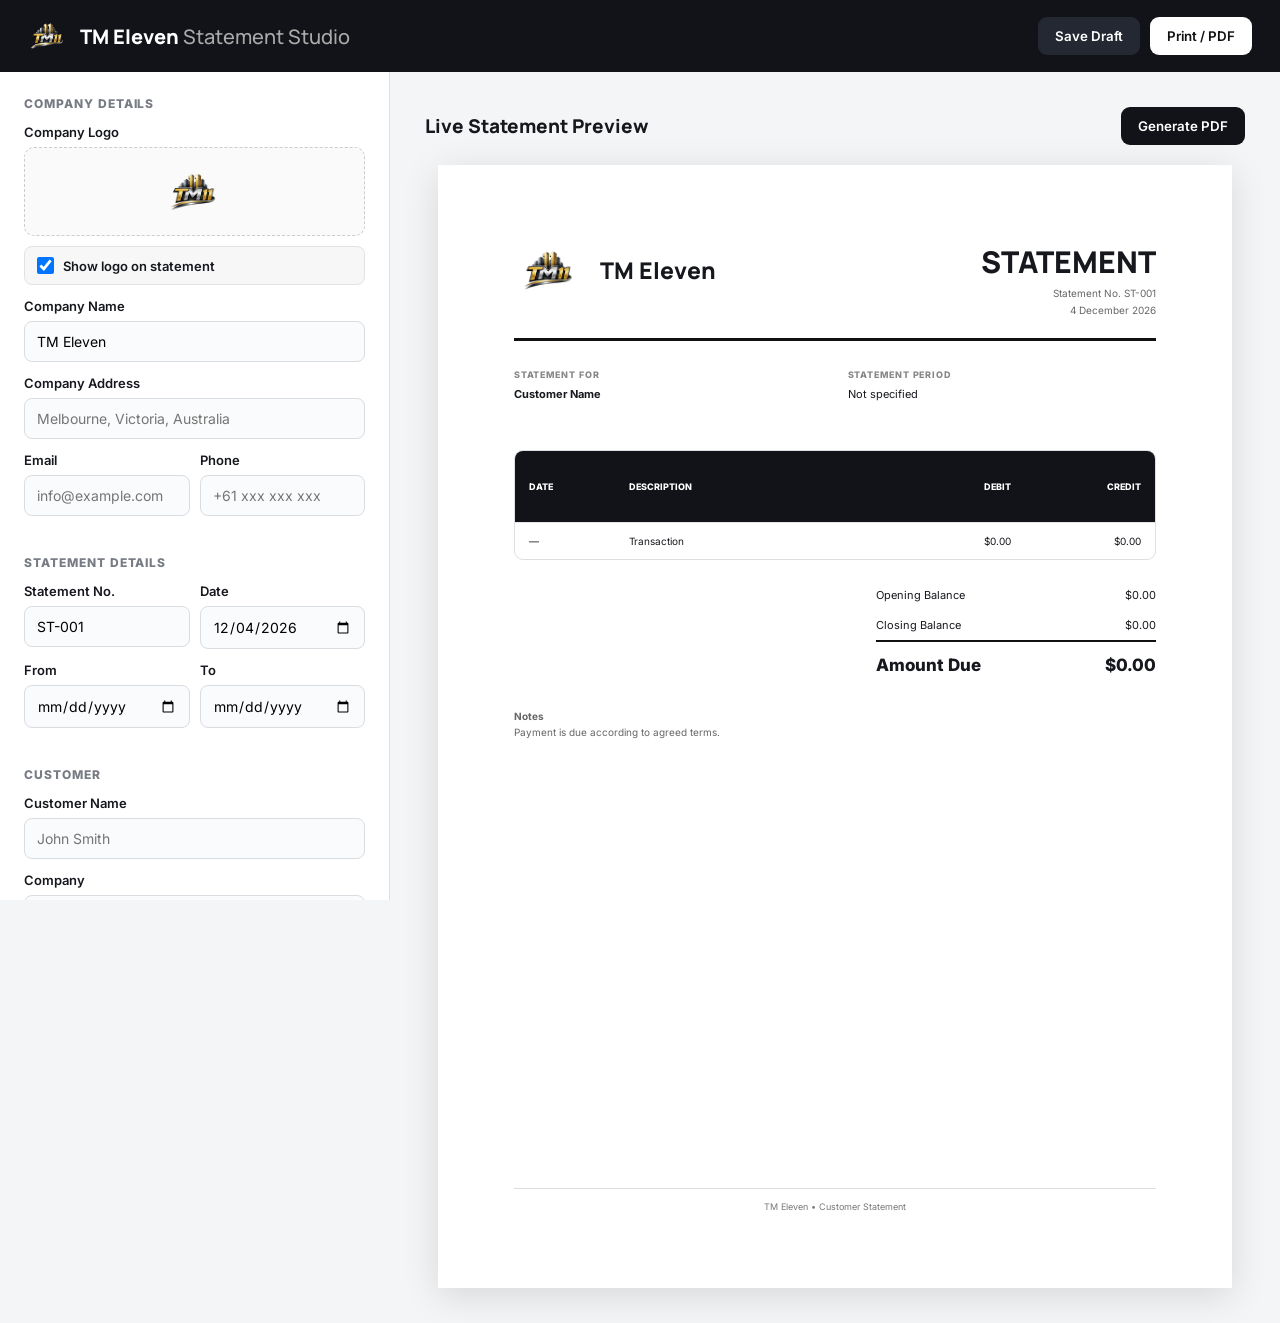
<file: statement.html>
<!DOCTYPE html>
<html lang="en">
<head>
<meta charset="UTF-8">
<meta name="viewport" content="width=device-width, initial-scale=1.0">

<title>Professional Statement Generator</title>

<link rel="preconnect" href="https://fonts.googleapis.com">
<link rel="preconnect" href="https://fonts.gstatic.com" crossorigin>
<link href="https://fonts.googleapis.com/css2?family=Inter:wght@400;500;600;700&family=Manrope:wght@400;500;600;700;800&display=swap" rel="stylesheet">

<style>

*{
box-sizing:border-box;
margin:0;
padding:0;
}

body{
font-family:"Inter",sans-serif;
background:#f4f5f7;
color:#16181d;
}

.header{
height:72px;
background:#111318;
color:white;
display:flex;
align-items:center;
justify-content:space-between;
padding:0 28px;
position:sticky;
top:0;
z-index:100;
}

.brand{
display:flex;
align-items:center;
gap:12px;
}

.brand img{
width:40px;
height:40px;
object-fit:contain;
border-radius:8px;
}

.brand-text{
font-family:"Manrope";
font-size:20px;
font-weight:800;
}

.brand-text span{
color:#aaa;
font-weight:500;
}

.header-actions{
display:flex;
gap:10px;
}

.btn{
border:0;
border-radius:9px;
padding:11px 17px;
font-family:inherit;
font-weight:600;
cursor:pointer;
}

.btn-dark{
background:#242832;
color:white;
}

.btn-white{
background:white;
color:#111;
}

.btn-primary{
background:#111318;
color:white;
}

.main{
display:grid;
grid-template-columns:390px 1fr;
min-height:calc(100vh - 72px);
}

.sidebar{
background:white;
border-right:1px solid #dddfe3;
padding:24px;
overflow:auto;
height:calc(100vh - 72px);
position:sticky;
top:72px;
}

.section{
margin-bottom:26px;
}

.section-title{
font-size:12px;
font-weight:800;
letter-spacing:.08em;
text-transform:uppercase;
color:#777b83;
margin-bottom:13px;
}

label{
display:block;
font-size:13px;
font-weight:600;
margin-bottom:7px;
}

input,
textarea,
select{
width:100%;
border:1px solid #d9dce1;
background:#fafbfc;
border-radius:8px;
padding:11px 12px;
font-family:inherit;
font-size:14px;
outline:none;
}

textarea{
resize:vertical;
min-height:85px;
}

.field{
margin-bottom:13px;
}

.row{
display:grid;
grid-template-columns:1fr 1fr;
gap:10px;
}

.logo-upload{
border:1.5px dashed #c9ccd2;
padding:16px;
text-align:center;
border-radius:10px;
cursor:pointer;
background:#fafafa;
}

.logo-preview{
width:80px;
height:55px;
object-fit:contain;
display:block;
margin:auto;
}

.logo-toggle{
display:flex;
align-items:center;
gap:9px;
margin-top:10px;
padding:10px 12px;
background:#f7f7f8;
border:1px solid #e1e2e5;
border-radius:8px;
}

.logo-toggle input{
width:17px;
height:17px;
}

.items-box{
border:1px solid #dddfe3;
border-radius:9px;
overflow:hidden;
}

.item{
padding:12px;
border-bottom:1px solid #e5e6e9;
}

.item:last-child{
border-bottom:0;
}

.item-head{
display:flex;
justify-content:space-between;
align-items:center;
margin-bottom:8px;
}

.item-number{
font-size:11px;
font-weight:800;
color:#777;
text-transform:uppercase;
}

.remove-item{
border:0;
background:#eee;
width:25px;
height:25px;
border-radius:6px;
cursor:pointer;
}

.add-item{
width:100%;
margin-top:10px;
padding:11px;
border:1px dashed #bbbfc6;
background:white;
border-radius:8px;
cursor:pointer;
font-weight:700;
}

.preview-area{
padding:35px;
overflow:auto;
}

.preview-top{
display:flex;
justify-content:space-between;
align-items:center;
margin-bottom:20px;
}

.preview-title{
font-family:"Manrope";
font-weight:800;
font-size:19px;
}

.a4{
width:210mm;
min-height:297mm;
background:white;
margin:auto;
padding:20mm;
box-shadow:0 8px 35px rgba(0,0,0,.12);
position:relative;
}

.statement-header{
display:flex;
justify-content:space-between;
align-items:flex-start;
padding-bottom:22px;
border-bottom:3px solid #111;
}

.company{
display:flex;
align-items:center;
gap:14px;
}

.company-logo{
width:72px;
height:58px;
object-fit:contain;
}

.company-name{
font-family:"Manrope";
font-size:23px;
font-weight:800;
}

.company-details{
font-size:10px;
color:#666;
line-height:1.7;
max-width:340px;
}

.statement-title{
text-align:right;
}

.statement-title h1{
font-family:"Manrope";
font-size:30px;
font-weight:800;
}

.meta{
font-size:10px;
color:#666;
margin-top:5px;
}

.customer{
margin-top:28px;
display:grid;
grid-template-columns:1fr 1fr;
gap:25px;
}

.info-label{
font-size:9px;
text-transform:uppercase;
letter-spacing:.1em;
font-weight:800;
color:#888;
margin-bottom:5px;
}

.info-value{
font-size:11px;
line-height:1.7;
}

.table{
margin-top:28px;
border:1px solid #dddfe3;
border-radius:9px;
overflow:hidden;
}

.table-row{
display:grid;
grid-template-columns:90px 1fr 110px 120px;
gap:10px;
padding:12px 14px;
font-size:10px;
border-bottom:1px solid #e5e6e8;
}

.table-row.header{
background:#111318;
color:white;
font-size:9px;
font-weight:800;
text-transform:uppercase;
}

.table-row:last-child{
border-bottom:0;
}

.table-row span:nth-child(3),
.table-row span:nth-child(4){
text-align:right;
}

.balance{
display:flex;
justify-content:flex-end;
margin-top:20px;
}

.balance-box{
width:280px;
}

.balance-line{
display:flex;
justify-content:space-between;
padding:8px 0;
font-size:11px;
}

.balance-line.total{
border-top:2px solid #111;
padding-top:13px;
font-size:17px;
font-weight:800;
}

.footer{
position:absolute;
left:20mm;
right:20mm;
bottom:20mm;
border-top:1px solid #ddd;
padding-top:12px;
font-size:9px;
color:#777;
text-align:center;
}

@media(max-width:1000px){

.main{
grid-template-columns:1fr;
}

.sidebar{
position:relative;
top:0;
height:auto;
border-right:0;
border-bottom:1px solid #ddd;
}

.preview-area{
padding:20px 10px;
}

}

@media print{

.header,
.sidebar,
.preview-top{
display:none!important;
}

.main{
display:block;
}

.preview-area{
padding:0;
}

.a4{
box-shadow:none;
margin:0;
}

@page{
size:A4;
margin:0;
}

}

</style>
</head>

<body>

<header class="header">

<div class="brand">

<img src="logo.png" id="headerLogo" onerror="this.style.display='none'">

<div class="brand-text">
TM Eleven <span>Statement Studio</span>
</div>

</div>

<div class="header-actions">

<button class="btn btn-dark" onclick="saveDraft()">
Save Draft
</button>

<button class="btn btn-white" onclick="window.print()">
Print / PDF
</button>

</div>

</header>


<div class="main">


<aside class="sidebar">


<div class="section">

<div class="section-title">
Company Details
</div>

<div class="field">

<label>Company Logo</label>

<label class="logo-upload">

<input type="file" id="logoInput" accept="image/*" hidden>

<img src="logo.png"
id="logoPreview"
class="logo-preview"
onerror="this.style.display='none'">

</label>

<label class="logo-toggle">

<input type="checkbox"
id="showLogo"
checked
onchange="toggleLogo()">

<span>Show logo on statement</span>

</label>

</div>


<div class="field">
<label>Company Name</label>
<input id="companyName"
value="TM Eleven"
oninput="updatePreview()">
</div>


<div class="field">
<label>Company Address</label>
<input id="companyAddress"
placeholder="Melbourne, Victoria, Australia"
oninput="updatePreview()">
</div>


<div class="row">

<div class="field">
<label>Email</label>
<input id="companyEmail"
placeholder="info@example.com"
oninput="updatePreview()">
</div>

<div class="field">
<label>Phone</label>
<input id="companyPhone"
placeholder="+61 xxx xxx xxx"
oninput="updatePreview()">
</div>

</div>

</div>


<div class="section">

<div class="section-title">
Statement Details
</div>

<div class="row">

<div class="field">
<label>Statement No.</label>
<input id="statementNumber"
value="ST-001"
oninput="updatePreview()">
</div>

<div class="field">
<label>Date</label>
<input type="date"
id="statementDate"
onchange="updatePreview()">
</div>

</div>


<div class="row">

<div class="field">
<label>From</label>
<input type="date"
id="periodFrom"
onchange="updatePreview()">
</div>

<div class="field">
<label>To</label>
<input type="date"
id="periodTo"
onchange="updatePreview()">
</div>

</div>

</div>


<div class="section">

<div class="section-title">
Customer
</div>

<div class="field">
<label>Customer Name</label>
<input id="customerName"
placeholder="John Smith"
oninput="updatePreview()">
</div>

<div class="field">
<label>Company</label>
<input id="customerCompany"
placeholder="Customer Company"
oninput="updatePreview()">
</div>

<div class="field">
<label>Address</label>
<textarea id="customerAddress"
placeholder="Customer address"
oninput="updatePreview()"></textarea>
</div>

</div>


<div class="section">

<div class="section-title">
Balance
</div>

<div class="row">

<div class="field">
<label>Opening Balance</label>
<input type="number"
id="openingBalance"
value="0"
oninput="updatePreview()">
</div>

<div class="field">
<label>Closing Balance</label>
<input type="number"
id="closingBalance"
value="0"
oninput="updatePreview()">
</div>

</div>

</div>


<div class="section">

<div class="section-title">
Transactions
</div>

<div class="items-box" id="items"></div>

<button class="add-item" onclick="addItem()">
+ Add Transaction
</button>

</div>


<div class="section">

<div class="section-title">
Notes
</div>

<textarea id="notes"
placeholder="Payment is due according to agreed terms."
oninput="updatePreview()"></textarea>

</div>

</aside>


<main class="preview-area">

<div class="preview-top">

<div class="preview-title">
Live Statement Preview
</div>

<button class="btn btn-primary"
onclick="window.print()">
Generate PDF
</button>

</div>


<div class="a4">


<div class="statement-header">

<div class="company">

<img src="logo.png"
id="previewLogo"
class="company-logo"
onerror="this.style.display='none'">

<div>

<div class="company-name"
id="previewCompany">
TM Eleven
</div>

<div class="company-details"
id="previewCompanyDetails">
Melbourne, Victoria, Australia
</div>

</div>

</div>


<div class="statement-title">

<h1>STATEMENT</h1>

<div class="meta"
id="previewStatementNumber">
Statement No. ST-001
</div>

<div class="meta"
id="previewDate">
27 August 2026
</div>

</div>

</div>


<div class="customer">

<div>

<div class="info-label">
Statement For
</div>

<div class="info-value">

<strong id="previewCustomer">
Customer Name
</strong>

<br>

<span id="previewCustomerCompany">
Customer Company
</span>

<br>

<span id="previewCustomerAddress">
Customer Address
</span>

</div>

</div>


<div>

<div class="info-label">
Statement Period
</div>

<div class="info-value"
id="previewPeriod">
Not specified
</div>

</div>

</div>


<div class="table">

<div class="table-row header">

<span>Date</span>
<span>Description</span>
<span>Debit</span>
<span>Credit</span>

</div>

<div id="previewItems"></div>

</div>


<div class="balance">

<div class="balance-box">

<div class="balance-line">

<span>Opening Balance</span>

<span id="previewOpening">
$0.00
</span>

</div>


<div class="balance-line">

<span>Closing Balance</span>

<span id="previewClosing">
$0.00
</span>

</div>


<div class="balance-line total">

<span>Amount Due</span>

<span id="previewDue">
$0.00
</span>

</div>

</div>

</div>


<div style="margin-top:25px;font-size:10px;color:#666;line-height:1.6">

<strong>Notes</strong>

<br>

<span id="previewNotes">
Payment is due according to agreed terms.
</span>

</div>


<div class="footer">
TM Eleven • Customer Statement
</div>

</div>

</main>

</div>


<script>

const today=new Date();

document.getElementById("statementDate").value=
today.toISOString().split("T")[0];


let items=[
{
date:"",
description:"",
debit:0,
credit:0
}
];


function addItem(){

items.push({
date:"",
description:"",
debit:0,
credit:0
});

renderItems();

}


function removeItem(index){

if(items.length===1){

items[0]={
date:"",
description:"",
debit:0,
credit:0
};

}else{

items.splice(index,1);

}

renderItems();

}


function renderItems(){

const container=
document.getElementById("items");

container.innerHTML="";


items.forEach((item,index)=>{

const div=document.createElement("div");

div.style.padding="12px";
div.style.borderBottom="1px solid #e5e6e9";

div.innerHTML=`

<div style="display:flex;justify-content:space-between;margin-bottom:8px">

<strong style="font-size:11px">
Transaction ${index+1}
</strong>

<button
style="border:0;background:#eee;border-radius:6px;width:25px;height:25px;cursor:pointer"
onclick="removeItem(${index})">
×
</button>

</div>

<div class="field">

<label>Date</label>

<input
type="date"
value="${item.date}"
oninput="updateItem(${index},'date',this.value)">

</div>

<div class="field">

<label>Description</label>

<input
value="${escapeHtml(item.description)}"
placeholder="Invoice / Payment"
oninput="updateItem(${index},'description',this.value)">

</div>

<div class="row">

<div class="field">

<label>Debit</label>

<input
type="number"
step="0.01"
value="${item.debit}"
oninput="updateItem(${index},'debit',this.value)">

</div>

<div class="field">

<label>Credit</label>

<input
type="number"
step="0.01"
value="${item.credit}"
oninput="updateItem(${index},'credit',this.value)">

</div>

</div>

`;

container.appendChild(div);

});

updatePreview();

}


function updateItem(index,key,value){

if(key==="debit"||key==="credit"){
value=parseFloat(value)||0;
}

items[index][key]=value;

updatePreview();

}


document.getElementById("logoInput")
.addEventListener("change",function(){

const file=this.files[0];

if(!file)return;

const reader=new FileReader();

reader.onload=function(e){

localStorage.setItem(
"statementLogo",
e.target.result
);

document.getElementById("logoPreview").src=
e.target.result;

document.getElementById("previewLogo").src=
e.target.result;

toggleLogo();

};

reader.readAsDataURL(file);

});


function toggleLogo(){

const show=
document.getElementById("showLogo").checked;

document.getElementById("previewLogo").style.display=
show?"block":"none";

}


function formatDate(value){

if(!value)return"Not specified";

const d=new Date(value+"T00:00:00");

return d.toLocaleDateString("en-AU",{
day:"numeric",
month:"long",
year:"numeric"
});

}


function updatePreview(){

const company=
document.getElementById("companyName").value;

const address=
document.getElementById("companyAddress").value;

const email=
document.getElementById("companyEmail").value;

const phone=
document.getElementById("companyPhone").value;


document.getElementById("previewCompany").textContent=
company||"Company Name";


let details="";

if(address)details+=address;

if(email)details+=(details?" • ":"")+email;

if(phone)details+=(details?" • ":"")+phone;

document.getElementById("previewCompanyDetails").textContent=
details;


document.getElementById("previewStatementNumber").textContent=
"Statement No. "+
(document.getElementById("statementNumber").value||"ST-001");


document.getElementById("previewDate").textContent=
formatDate(
document.getElementById("statementDate").value
);


document.getElementById("previewCustomer").textContent=
document.getElementById("customerName").value||
"Customer Name";


document.getElementById("previewCustomerCompany").textContent=
document.getElementById("customerCompany").value;


document.getElementById("previewCustomerAddress").innerHTML=
(document.getElementById("customerAddress").value||"")
.replace(/\n/g,"<br>");


const from=
document.getElementById("periodFrom").value;

const to=
document.getElementById("periodTo").value;


document.getElementById("previewPeriod").textContent=
from||to
?formatDate(from)+" – "+formatDate(to)
:"Not specified";


const previewItems=
document.getElementById("previewItems");

previewItems.innerHTML="";


let totalDebit=0;
let totalCredit=0;


items.forEach(item=>{

const debit=parseFloat(item.debit)||0;
const credit=parseFloat(item.credit)||0;

totalDebit+=debit;
totalCredit+=credit;


const row=document.createElement("div");

row.className="table-row";

row.innerHTML=`

<span>${formatShortDate(item.date)}</span>

<span>${escapeHtml(item.description||"Transaction")}</span>

<span>$${debit.toFixed(2)}</span>

<span>$${credit.toFixed(2)}</span>

`;

previewItems.appendChild(row);

});


const opening=
parseFloat(
document.getElementById("openingBalance").value
)||0;

const closing=
parseFloat(
document.getElementById("closingBalance").value
)||0;


document.getElementById("previewOpening").textContent=
"$"+opening.toFixed(2);

document.getElementById("previewClosing").textContent=
"$"+closing.toFixed(2);

document.getElementById("previewDue").textContent=
"$"+closing.toFixed(2);


document.getElementById("previewNotes").textContent=
document.getElementById("notes").value||
"Payment is due according to agreed terms.";


toggleLogo();

}


function formatShortDate(value){

if(!value)return"—";

const d=new Date(value+"T00:00:00");

return d.toLocaleDateString("en-AU",{
day:"2-digit",
month:"short",
year:"numeric"
});

}


function escapeHtml(value){

return String(value)
.replace(/&/g,"&amp;")
.replace(/</g,"&lt;")
.replace(/>/g,"&gt;")
.replace(/"/g,"&quot;")
.replace(/'/g,"&#039;");

}


function saveDraft(){

const data={};

document.querySelectorAll("input,textarea,select")
.forEach(el=>{

if(el.id){

data[el.id]=
el.type==="checkbox"
?el.checked
:el.value;

}

});

data.items=items;

localStorage.setItem(
"tmElevenStatementDraft",
JSON.stringify(data)
);

alert("Statement draft saved successfully.");

}


function loadDraft(){

const saved=
localStorage.getItem(
"tmElevenStatementDraft"
);

if(!saved)return;

const data=JSON.parse(saved);

Object.keys(data).forEach(key=>{

if(key==="items"){

items=data.items||items;

return;

}

const el=document.getElementById(key);

if(!el)return;

if(el.type==="checkbox"){

el.checked=data[key];

}else{

el.value=data[key];

}

});

}


window.addEventListener("load",function(){

const savedLogo=
localStorage.getItem("statementLogo");

if(savedLogo){

document.getElementById("logoPreview").src=
savedLogo;

document.getElementById("previewLogo").src=
savedLogo;

}

loadDraft();

renderItems();

updatePreview();

});

</script>

</body>
</html>
</file>
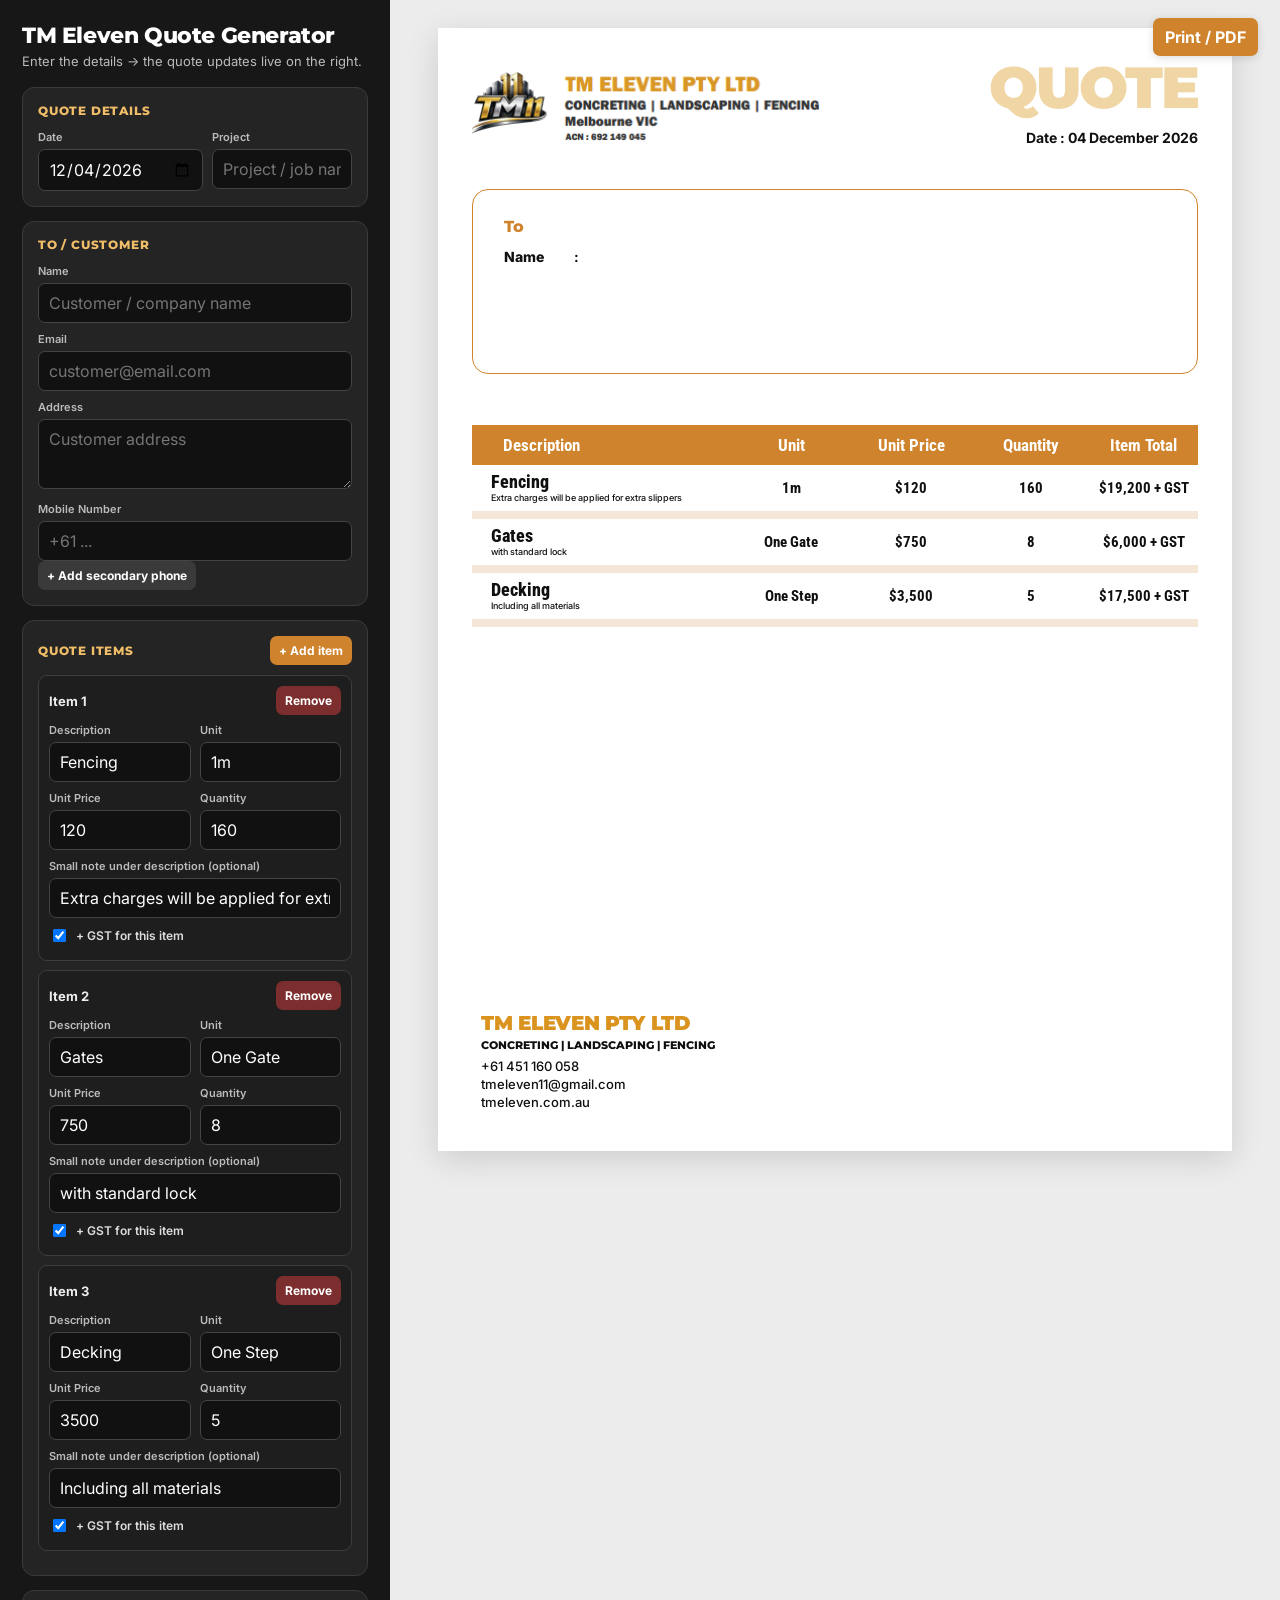
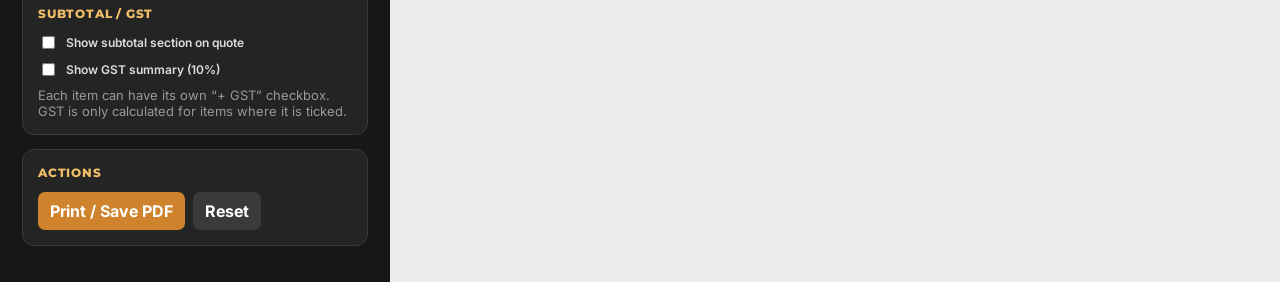
<file: TM_Eleven_Quote_Generator_Professional_Fonts.html>
<!DOCTYPE html>
<html lang="en">
<head>
<meta charset="UTF-8">
<meta name="viewport" content="width=device-width,initial-scale=1.0">
<title>TM Eleven Quote Generator</title>
<style>
@import url('https://fonts.googleapis.com/css2?family=Inter:wght@400;500;600;700;800&family=Montserrat:wght@600;700;800;900&family=Roboto+Condensed:wght@600;700;800&display=swap');
*{box-sizing:border-box}
:root{
  --gold:#d0832d; --gold2:#e4b45e; --light:#f5e7d7; --ink:#101010;
  --paper:#fff; --line:#d0832d;
}
body{margin:0;font-family:"Inter",Arial,sans-serif;background:#ececec;color:var(--ink)}
button,input,textarea,select{font:inherit}
button{cursor:pointer}
.app{display:grid;grid-template-columns:390px 1fr;min-height:100vh}
.panel{background:#171717;color:#fff;padding:22px;overflow:auto}
.panel h1{font-family:"Montserrat",sans-serif;font-size:22px;font-weight:800;margin:0 0 4px;letter-spacing:-.4px}
.panel .sub{color:#bbb;font-size:13px;margin-bottom:18px}
.card{background:#242424;border:1px solid #3a3a3a;border-radius:12px;padding:15px;margin-bottom:14px}
.card h2{font-family:"Montserrat",sans-serif;font-size:12px;font-weight:800;margin:0 0 12px;color:#f0bd68;text-transform:uppercase;letter-spacing:.8px}
.grid2{display:grid;grid-template-columns:1fr 1fr;gap:9px}
label{display:block;font-size:11px;font-weight:600;color:#bbb;margin:0 0 5px}
input,textarea,select{width:100%;background:#111;color:#fff;border:1px solid #444;border-radius:7px;padding:9px 10px;outline:none}
input:focus,textarea:focus,select:focus{border-color:#e0a34b}
textarea{resize:vertical;min-height:70px}
.full{grid-column:1/-1}
.btn{border:0;border-radius:7px;padding:9px 12px;background:var(--gold);color:#fff;font-weight:700}
.btn.secondary{background:#3a3a3a}
.btn.danger{background:#7c2e2e}
.btn.small{font-size:12px;padding:7px 9px}
.rowhead{display:flex;align-items:center;justify-content:space-between;margin-bottom:10px}
.item-editor{border:1px solid #3d3d3d;border-radius:9px;padding:10px;margin-bottom:9px;background:#1e1e1e}
.item-top{display:flex;justify-content:space-between;gap:8px;align-items:center;margin-bottom:8px}
.item-num{font-weight:700;color:#eee;font-size:13px}
.gstline{display:flex;align-items:center;gap:7px;margin-top:8px;font-size:12px;color:#ddd}
.gstline input{width:auto}
.toggle{display:flex;align-items:center;gap:8px;color:#ddd;font-size:12px;margin-top:8px}
.toggle input{width:auto}
.phone-row{display:grid;grid-template-columns:115px 1fr auto;gap:7px;margin-top:7px}
.preview-wrap{padding:28px;display:flex;justify-content:center;align-items:flex-start;overflow:auto}
.preview-actions{position:fixed;right:22px;top:18px;z-index:10;display:flex;gap:8px}
.preview-actions button{box-shadow:0 2px 8px #0002}
.paper{width:794px;min-height:1123px;background:#fff;box-shadow:0 8px 30px #0002;padding:34px 34px 42px;position:relative}
.header{display:flex;justify-content:space-between;align-items:flex-start;min-height:125px}
.logo{width:355px;height:auto;object-fit:contain;object-position:left top}
.quote-title{text-align:right}
.quote-title .big{font-family:"Montserrat",sans-serif;font-size:58px;line-height:.9;font-weight:900;color:#f0d5a5;letter-spacing:-2px}
.quote-title .date{font-family:"Inter",sans-serif;font-weight:700;font-size:14px;margin-top:15px}
.to-box{border:1.5px solid var(--line);border-radius:16px;padding:27px 31px 23px;margin:2px 0 51px;min-height:185px}
.to-title{font-family:"Montserrat",sans-serif;color:var(--gold);font-weight:800;font-size:16px;margin-bottom:10px}
.customer-line{font-family:"Inter",sans-serif;display:grid;grid-template-columns:66px 12px 1fr;gap:0;font-size:14px;font-weight:700;line-height:21px}
.customer-line .label{color:#111;font-weight:800}
.customer-line .colon{text-align:center}
.customer-line .value{font-weight:700;word-break:break-word}
.quote-table{width:100%;border-collapse:collapse;table-layout:fixed}
.quote-table th{font-family:"Roboto Condensed",sans-serif;background:var(--gold);color:#fff;font-size:17px;padding:10px 7px;text-align:center}
.quote-table th:first-child{text-align:left;padding-left:31px}
.quote-table td{font-family:"Roboto Condensed",sans-serif;padding:8px 8px;font-size:15px;font-weight:700;text-align:center;vertical-align:middle}
.quote-table td:first-child{text-align:left;padding-left:19px}
.quote-table tbody tr:nth-child(even) td{background:#fff}
.quote-table tbody tr:nth-child(odd) td{background:#fff}
.quote-table tbody tr{border-bottom:8px solid var(--light)}
.desc-main{font-family:"Roboto Condensed",sans-serif;font-size:18px;font-weight:800;line-height:17px}
.desc-note{font-family:"Inter",sans-serif;font-size:9px;font-weight:500;line-height:11px;margin-top:2px}
.total-cell{white-space:nowrap}
.summary{margin-top:14px;margin-left:auto;width:310px;border-top:2px solid var(--gold);padding-top:8px;display:none}
.summary.show{display:block}
.sumrow{display:flex;justify-content:space-between;font-size:14px;font-weight:700;padding:4px 0}
.sumrow.total{font-size:17px;border-top:1px solid #ddd;margin-top:4px;padding-top:8px}
.footer{position:absolute;left:43px;bottom:40px}
.footer .name{font-family:"Montserrat",sans-serif;color:#d9931e;font-weight:900;font-size:20px;letter-spacing:-.3px}
.footer .services{font-family:"Montserrat",sans-serif;font-size:11px;font-weight:800;margin-top:3px}
.footer .contact{font-family:"Inter",sans-serif;font-size:13px;line-height:18px;margin-top:5px;font-weight:500}
.print-note{font-size:11px;color:#888;margin-top:14px}
.empty{padding:18px;text-align:center;color:#999}
@media(max-width:1050px){.app{grid-template-columns:340px 1fr}.preview-wrap{padding:20px}.paper{transform-origin:top left}}
@media(max-width:760px){
  .app{display:block}.panel{position:relative}.preview-wrap{padding:10px;overflow:auto}
  .paper{width:794px;transform:scale(.75);transform-origin:top left;margin-bottom:-280px}
  .preview-actions{position:sticky;top:0;justify-content:flex-end;background:#ececec;padding:8px}
}
@media print{
  body{background:#fff}
  .panel,.preview-actions,.print-note{display:none!important}
  .app{display:block}
  .preview-wrap{padding:0;display:block}
  .paper{box-shadow:none;margin:0;width:210mm;min-height:297mm;padding:9mm 9mm 12mm}
  @page{size:A4 portrait;margin:0}
}
</style>
</head>
<body>
<div class="app">
  <aside class="panel">
    <h1>TM Eleven Quote Generator</h1>
    <div class="sub">Enter the details → the quote updates live on the right.</div>

    <div class="card">
      <h2>Quote Details</h2>
      <div class="grid2">
        <div>
          <label>Date</label>
          <input id="quoteDate" type="date">
        </div>
        <div>
          <label>Project</label>
          <input id="project" placeholder="Project / job name">
        </div>
      </div>
    </div>

    <div class="card">
      <h2>To / Customer</h2>
      <div class="grid2">
        <div class="full"><label>Name</label><input id="custName" placeholder="Customer / company name"></div>
        <div class="full"><label>Email</label><input id="custEmail" type="email" placeholder="customer@email.com"></div>
        <div class="full"><label>Address</label><textarea id="custAddress" placeholder="Customer address"></textarea></div>
        <div class="full"><label>Mobile Number</label><input id="custPhone" type="tel" placeholder="+61 ..."></div>
      </div>
      <div id="phones"></div>
      <button class="btn secondary small" id="addPhone">+ Add secondary phone</button>
    </div>

    <div class="card">
      <div class="rowhead">
        <h2 style="margin:0">Quote Items</h2>
        <button class="btn small" id="addItem">+ Add item</button>
      </div>
      <div id="items"></div>
    </div>

    <div class="card">
      <h2>Subtotal / GST</h2>
      <label class="toggle"><input id="showSubtotal" type="checkbox"> Show subtotal section on quote</label>
      <label class="toggle"><input id="showGstSummary" type="checkbox"> Show GST summary (10%)</label>
      <div class="sub" style="margin:8px 0 0;color:#999">Each item can have its own “+ GST” checkbox. GST is only calculated for items where it is ticked.</div>
    </div>

    <div class="card">
      <h2>Actions</h2>
      <div style="display:flex;gap:8px;flex-wrap:wrap">
        <button class="btn" id="printBtn">Print / Save PDF</button>
        <button class="btn secondary" id="resetBtn">Reset</button>
      </div>
    </div>
  </aside>

  <main class="preview-wrap">
    <div class="preview-actions">
      <button class="btn" id="printBtn2">Print / PDF</button>
    </div>
    <section class="paper" id="paper">
      <div class="header">
        <img class="logo" id="logo" alt="TM Eleven Pty Ltd">
        <div class="quote-title">
          <div class="big">QUOTE</div>
          <div class="date" id="outDate"></div>
        </div>
      </div>

      <div class="to-box">
        <div class="to-title">To</div>
        <div id="customerOut"></div>
      </div>

      <table class="quote-table">
        <colgroup>
          <col style="width:36%"><col style="width:16%"><col style="width:17%"><col style="width:16%"><col style="width:15%">
        </colgroup>
        <thead>
          <tr><th>Description</th><th>Unit</th><th>Unit Price</th><th>Quantity</th><th>Item Total</th></tr>
        </thead>
        <tbody id="quoteBody"></tbody>
      </table>

      <div class="summary" id="summary">
        <div class="sumrow"><span>Subtotal</span><span id="sumSubtotal"></span></div>
        <div class="sumrow" id="gstRow"><span>GST (10%)</span><span id="sumGst"></span></div>
        <div class="sumrow total"><span>Total</span><span id="sumTotal"></span></div>
      </div>

      <div class="footer">
        <div class="name">TM ELEVEN PTY LTD</div>
        <div class="services">CONCRETING | LANDSCAPING | FENCING</div>
        <div class="contact">+61 451 160 058<br>tmeleven11@gmail.com<br>tmeleven.com.au</div>
      </div>
    </section>
  </main>
</div>

<script>
const LOGO_DATA = "[data-uri]";
document.getElementById('logo').src = LOGO_DATA;

const $ = id => document.getElementById(id);
const money = n => '$' + Number(n||0).toLocaleString('en-AU',{minimumFractionDigits:0,maximumFractionDigits:2});
const today = new Date();
$('quoteDate').value = new Date(today.getTime()-today.getTimezoneOffset()*60000).toISOString().slice(0,10);

let phoneCount = 0;
let itemCount = 0;

function esc(v){
  return String(v??'').replace(/[&<>"']/g,m=>({'&':'&amp;','<':'&lt;','>':'&gt;','"':'&quot;',"'":'&#039;'}[m]));
}
function formatDate(v){
  if(!v) return '';
  const [y,m,d]=v.split('-');
  return `Date : ${d} ${new Date(y,m-1,d).toLocaleString('en-AU',{month:'long'})} ${y}`;
}
function addPhone(value='',label='Secondary'){
  phoneCount++;
  const id=phoneCount;
  const el=document.createElement('div');
  el.className='phone-row';
  el.dataset.id=id;
  el.innerHTML=`<input class="phone-label" value="${esc(label)}" placeholder="Label">
    <input class="phone-value" type="tel" value="${esc(value)}" placeholder="+61 ...">
    <button class="btn danger small remove-phone">×</button>`;
  el.querySelector('.remove-phone').onclick=()=>{el.remove();render()};
  $('phones').appendChild(el);
  el.querySelectorAll('input').forEach(x=>x.addEventListener('input',render));
  render();
}
function addItem(data={}){
  itemCount++;
  const id=itemCount;
  const el=document.createElement('div');
  el.className='item-editor';
  el.dataset.id=id;
  el.innerHTML=`
    <div class="item-top"><span class="item-num">Item ${id}</span><button class="btn danger small remove-item">Remove</button></div>
    <div class="grid2">
      <div><label>Description</label><input class="i-desc" value="${esc(data.desc||'')}" placeholder="e.g. Fencing"></div>
      <div><label>Unit</label><input class="i-unit" value="${esc(data.unit||'')}" placeholder="1m / One Gate"></div>
      <div><label>Unit Price</label><input class="i-price" type="number" min="0" step="0.01" value="${data.price??''}" placeholder="0"></div>
      <div><label>Quantity</label><input class="i-qty" type="number" min="0" step="0.01" value="${data.qty??''}" placeholder="0"></div>
      <div class="full"><label>Small note under description (optional)</label><input class="i-note" value="${esc(data.note||'')}" placeholder="e.g. Including all materials"></div>
    </div>
    <label class="gstline"><input class="i-gst" type="checkbox" ${data.gst?'checked':''}> + GST for this item</label>`;
  $('items').appendChild(el);
  el.querySelector('.remove-item').onclick=()=>{el.remove();renumber();render()};
  el.querySelectorAll('input').forEach(x=>x.addEventListener('input',render));
  render();
}
function renumber(){
  document.querySelectorAll('.item-editor').forEach((e,i)=>e.querySelector('.item-num').textContent='Item '+(i+1));
}
function getItems(){
  return [...document.querySelectorAll('.item-editor')].map(e=>{
    const price=Number(e.querySelector('.i-price').value)||0;
    const qty=Number(e.querySelector('.i-qty').value)||0;
    const gst=e.querySelector('.i-gst').checked;
    const base=price*qty;
    const gstAmt=gst?base*.10:0;
    return {
      desc:e.querySelector('.i-desc').value.trim(),
      unit:e.querySelector('.i-unit').value.trim(),
      price,qty,note:e.querySelector('.i-note').value.trim(),gst,base,gstAmt,total:base+gstAmt
    };
  });
}
function render(){
  $('outDate').textContent=formatDate($('quoteDate').value);
  const phones=[...document.querySelectorAll('.phone-row')].map(e=>({
    label:e.querySelector('.phone-label').value.trim(),
    value:e.querySelector('.phone-value').value.trim()
  })).filter(x=>x.value);
  const fields=[
    ['Name',$('custName').value],
    ['Email',$('custEmail').value],
    ...phones.map(x=>[x.label||'Phone',x.value]),
    ['project',$('project').value],
    ['Address',$('custAddress').value]
  ];
  $('customerOut').innerHTML=fields.filter(x=>x[1]).map(x=>`<div class="customer-line"><span class="label">${esc(x[0])}</span><span class="colon">:</span><span class="value">${esc(x[1]).replace(/\n/g,'<br>')}</span></div>`).join('') || '<div class="customer-line"><span class="label">Name</span><span class="colon">:</span><span class="value"></span></div>';

  const items=getItems();
  $('quoteBody').innerHTML=items.length?items.map(i=>`
    <tr>
      <td><div class="desc-main">${esc(i.desc||'&nbsp;')}</div>${i.note?`<div class="desc-note">${esc(i.note)}</div>`:''}</td>
      <td>${esc(i.unit)}</td>
      <td>${money(i.price)}</td>
      <td>${i.qty || ''}</td>
      <td class="total-cell">${money(i.base)}${i.gst?' + GST':''}</td>
    </tr>`).join(''):`<tr><td colspan="5" class="empty">Add quote items from the left panel.</td></tr>`;

  const subtotal=items.reduce((a,i)=>a+i.base,0);
  const gst=items.reduce((a,i)=>a+i.gstAmt,0);
  const total=subtotal+gst;
  const show=$('showSubtotal').checked;
  $('summary').classList.toggle('show',show);
  $('sumSubtotal').textContent=money(subtotal);
  $('sumGst').textContent=money(gst);
  $('sumTotal').textContent=money(total);
  $('gstRow').style.display=$('showGstSummary').checked?'flex':'none';
}
['quoteDate','project','custName','custEmail','custAddress','custPhone','showSubtotal','showGstSummary'].forEach(id=>$(id).addEventListener('input',render));
$('addPhone').onclick=()=>addPhone('','Secondary');
$('addItem').onclick=()=>addItem();
$('printBtn').onclick=()=>window.print();
$('printBtn2').onclick=()=>window.print();
$('resetBtn').onclick=()=>{
  if(!confirm('Reset this quote?')) return;
  $('custName').value='';$('custEmail').value='';$('custAddress').value='';$('custPhone').value='';$('project').value='';
  $('phones').innerHTML='';$('items').innerHTML='';phoneCount=0;itemCount=0;
  $('showSubtotal').checked=false;$('showGstSummary').checked=false;
  $('quoteDate').value=new Date(new Date().getTime()-new Date().getTimezoneOffset()*60000).toISOString().slice(0,10);
  addItem({desc:'Fencing',unit:'1m',price:120,qty:160,note:'Extra charges will be applied for extra slippers',gst:true});
  addItem({desc:'Gates',unit:'One Gate',price:750,qty:8,note:'with standard lock',gst:true});
  addItem({desc:'Decking',unit:'One Step',price:3500,qty:5,note:'Including all materials',gst:true});
  render();
};

// Start with the three example rows from the reference quote.
addItem({desc:'Fencing',unit:'1m',price:120,qty:160,note:'Extra charges will be applied for extra slippers',gst:true});
addItem({desc:'Gates',unit:'One Gate',price:750,qty:8,note:'with standard lock',gst:true});
addItem({desc:'Decking',unit:'One Step',price:3500,qty:5,note:'Including all materials',gst:true});
render();
</script>
</body>
</html>
</file>
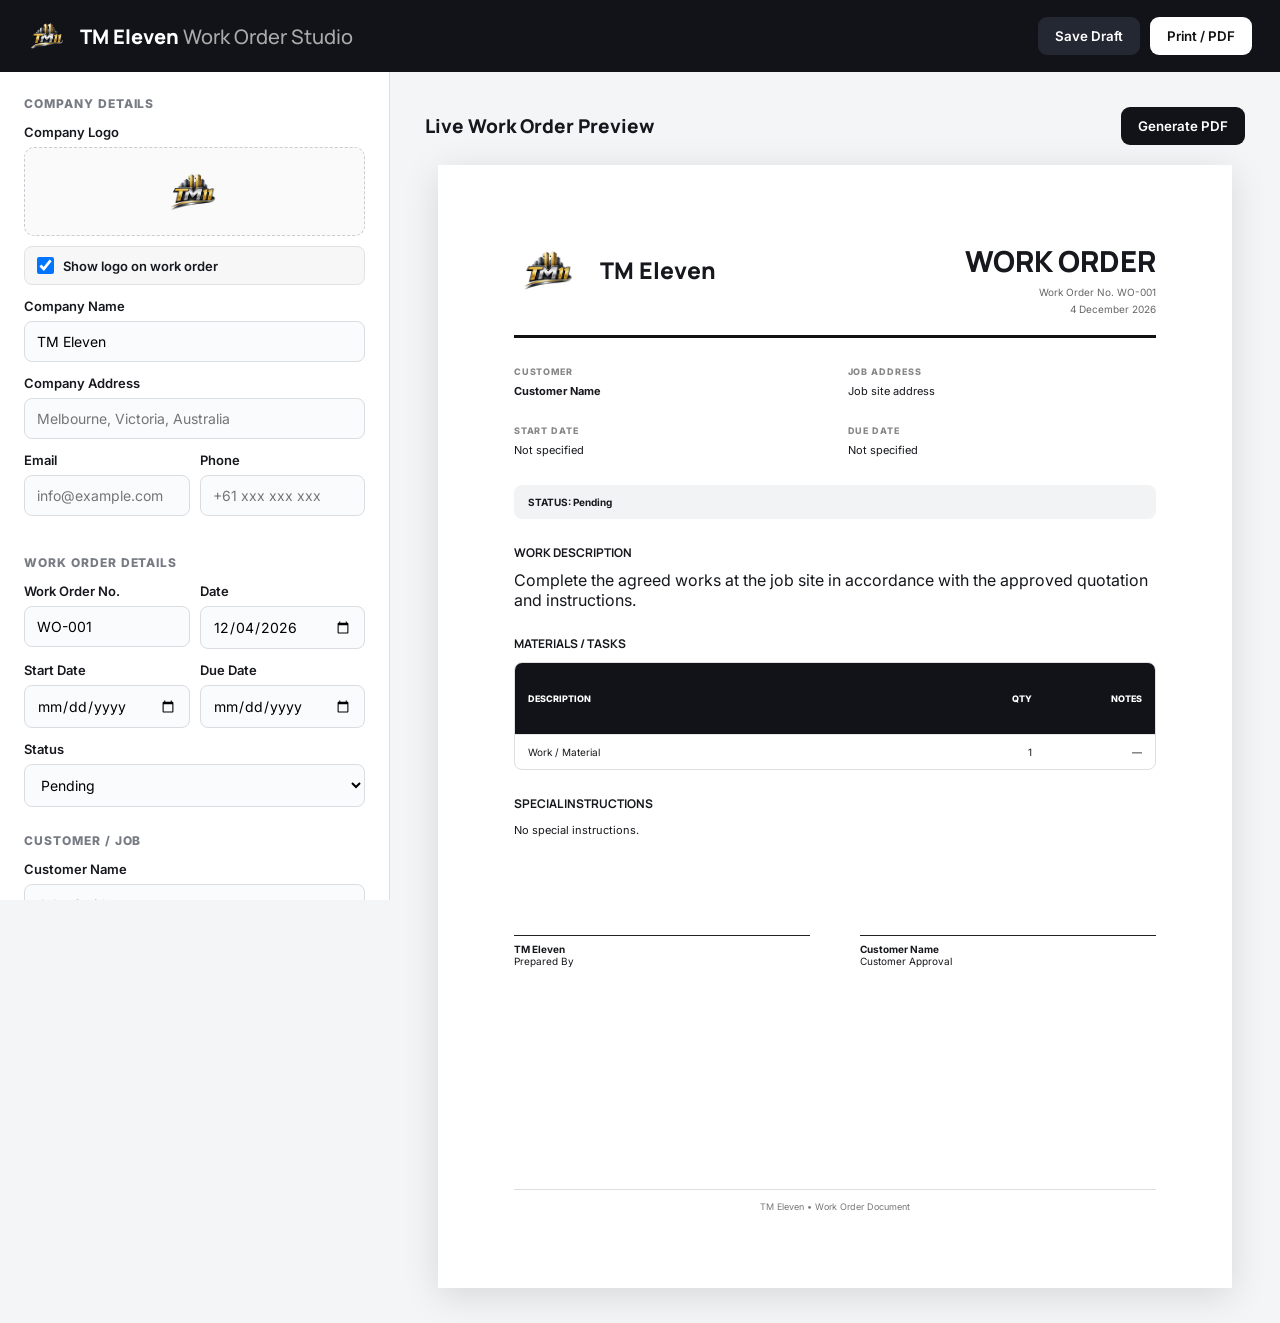
<file: workorder.html>
<!DOCTYPE html>
<html lang="en">
<head>

<meta charset="UTF-8">

<meta name="viewport"
content="width=device-width, initial-scale=1.0">

<title>Professional Work Order Generator</title>

<link rel="preconnect"
href="https://fonts.googleapis.com">

<link rel="preconnect"
href="https://fonts.gstatic.com"
crossorigin>

<link href="https://fonts.googleapis.com/css2?family=Inter:wght@400;500;600;700&family=Manrope:wght@400;500;600;700;800&display=swap"
rel="stylesheet">

<style>

*{
box-sizing:border-box;
margin:0;
padding:0;
}

body{
font-family:"Inter",sans-serif;
background:#f4f5f7;
color:#16181d;
}

.header{
height:72px;
background:#111318;
color:white;
display:flex;
align-items:center;
justify-content:space-between;
padding:0 28px;
position:sticky;
top:0;
z-index:100;
}

.brand{
display:flex;
align-items:center;
gap:12px;
}

.brand img{
width:40px;
height:40px;
object-fit:contain;
border-radius:8px;
}

.brand-text{
font-family:"Manrope";
font-size:20px;
font-weight:800;
}

.brand-text span{
color:#aaa;
font-weight:500;
}

.header-actions{
display:flex;
gap:10px;
}

.btn{
border:0;
border-radius:9px;
padding:11px 17px;
font-family:inherit;
font-weight:600;
cursor:pointer;
}

.btn-dark{
background:#242832;
color:white;
}

.btn-white{
background:white;
color:#111;
}

.btn-primary{
background:#111318;
color:white;
}

.main{
display:grid;
grid-template-columns:390px 1fr;
min-height:calc(100vh - 72px);
}

.sidebar{
background:white;
border-right:1px solid #dddfe3;
padding:24px;
overflow:auto;
height:calc(100vh - 72px);
position:sticky;
top:72px;
}

.section{
margin-bottom:26px;
}

.section-title{
font-size:12px;
font-weight:800;
letter-spacing:.08em;
text-transform:uppercase;
color:#777b83;
margin-bottom:13px;
}

label{
display:block;
font-size:13px;
font-weight:600;
margin-bottom:7px;
}

input,
textarea,
select{
width:100%;
border:1px solid #d9dce1;
background:#fafbfc;
border-radius:8px;
padding:11px 12px;
font-family:inherit;
font-size:14px;
outline:none;
}

textarea{
resize:vertical;
min-height:90px;
}

.field{
margin-bottom:13px;
}

.row{
display:grid;
grid-template-columns:1fr 1fr;
gap:10px;
}

.logo-upload{
border:1.5px dashed #c9ccd2;
padding:16px;
text-align:center;
border-radius:10px;
cursor:pointer;
background:#fafafa;
}

.logo-preview{
width:80px;
height:55px;
object-fit:contain;
display:block;
margin:auto;
}

.logo-toggle{
display:flex;
align-items:center;
gap:9px;
margin-top:10px;
padding:10px 12px;
background:#f7f7f8;
border:1px solid #e1e2e5;
border-radius:8px;
}

.logo-toggle input{
width:17px;
height:17px;
}

.editor{
min-height:150px;
border:1px solid #ddd;
padding:13px;
border-radius:8px;
outline:none;
font-size:14px;
line-height:1.7;
background:white;
}

.toolbar{
display:flex;
gap:5px;
padding:7px;
border:1px solid #ddd;
border-bottom:0;
border-radius:9px 9px 0 0;
background:#f7f7f8;
}

.tool{
border:1px solid #ddd;
background:white;
border-radius:6px;
min-width:32px;
height:30px;
cursor:pointer;
font-weight:700;
}

.items-box{
border:1px solid #dddfe3;
border-radius:9px;
overflow:hidden;
}

.item{
padding:12px;
border-bottom:1px solid #e5e6e9;
}

.item:last-child{
border-bottom:0;
}

.item-head{
display:flex;
justify-content:space-between;
align-items:center;
margin-bottom:8px;
}

.remove-item{
border:0;
background:#eee;
width:25px;
height:25px;
border-radius:6px;
cursor:pointer;
}

.add-item{
width:100%;
margin-top:10px;
padding:11px;
border:1px dashed #bbbfc6;
background:white;
border-radius:8px;
cursor:pointer;
font-weight:700;
}

.preview-area{
padding:35px;
overflow:auto;
}

.preview-top{
display:flex;
justify-content:space-between;
align-items:center;
margin-bottom:20px;
}

.preview-title{
font-family:"Manrope";
font-weight:800;
font-size:19px;
}

.a4{
width:210mm;
min-height:297mm;
background:white;
margin:auto;
padding:20mm;
box-shadow:0 8px 35px rgba(0,0,0,.12);
position:relative;
}

.work-header{
display:flex;
justify-content:space-between;
align-items:flex-start;
padding-bottom:20px;
border-bottom:3px solid #111;
}

.company{
display:flex;
align-items:center;
gap:14px;
}

.company-logo{
width:72px;
height:58px;
object-fit:contain;
}

.company-name{
font-family:"Manrope";
font-size:23px;
font-weight:800;
}

.company-details{
font-size:10px;
color:#666;
line-height:1.7;
max-width:340px;
}

.work-title{
text-align:right;
}

.work-title h1{
font-family:"Manrope";
font-size:29px;
font-weight:800;
}

.meta{
font-size:10px;
color:#666;
margin-top:5px;
}

.client-grid{
display:grid;
grid-template-columns:1fr 1fr;
gap:25px;
margin-top:28px;
}

.info-label{
font-size:9px;
text-transform:uppercase;
letter-spacing:.1em;
font-weight:800;
color:#888;
margin-bottom:5px;
}

.info-value{
font-size:11px;
line-height:1.7;
}

.status{
margin-top:25px;
padding:11px 14px;
background:#f2f3f4;
border-radius:8px;
font-size:10px;
font-weight:700;
}

.work-section{
margin-top:25px;
}

.work-section h3{
font-family:"Manrope";
font-size:12px;
margin-bottom:9px;
}

.work-section p{
font-size:11px;
line-height:1.7;
}

.work-table{
margin-top:10px;
border:1px solid #dddfe3;
border-radius:8px;
overflow:hidden;
}

.work-row{
display:grid;
grid-template-columns:1fr 70px 100px;
gap:10px;
padding:11px 13px;
border-bottom:1px solid #e5e6e8;
font-size:10px;
}

.work-row.header{
background:#111318;
color:white;
font-size:9px;
font-weight:800;
text-transform:uppercase;
}

.work-row:last-child{
border-bottom:0;
}

.work-row span:nth-child(2),
.work-row span:nth-child(3){
text-align:right;
}

.signatures{
margin-top:50px;
display:grid;
grid-template-columns:1fr 1fr;
gap:50px;
}

.signature-line{
border-top:1px solid #222;
padding-top:7px;
margin-top:45px;
font-size:10px;
}

.footer{
position:absolute;
left:20mm;
right:20mm;
bottom:20mm;
border-top:1px solid #ddd;
padding-top:11px;
font-size:9px;
color:#777;
text-align:center;
}

@media(max-width:1000px){

.main{
grid-template-columns:1fr;
}

.sidebar{
position:relative;
top:0;
height:auto;
border-right:0;
border-bottom:1px solid #ddd;
}

.preview-area{
padding:20px 10px;
}

}

@media print{

.header,
.sidebar,
.preview-top{
display:none!important;
}

.main{
display:block;
}

.preview-area{
padding:0;
}

.a4{
box-shadow:none;
margin:0;
}

@page{
size:A4;
margin:0;
}

}

</style>
</head>

<body>


<header class="header">

<div class="brand">

<img src="logo.png"
id="headerLogo"
onerror="this.style.display='none'">

<div class="brand-text">

TM Eleven <span>Work Order Studio</span>

</div>

</div>


<div class="header-actions">

<button class="btn btn-dark"
onclick="saveDraft()">
Save Draft
</button>

<button class="btn btn-white"
onclick="window.print()">
Print / PDF
</button>

</div>

</header>


<div class="main">


<aside class="sidebar">


<div class="section">

<div class="section-title">
Company Details
</div>


<div class="field">

<label>
Company Logo
</label>

<label class="logo-upload">

<input type="file"
id="logoInput"
accept="image/*"
hidden>

<img src="logo.png"
id="logoPreview"
class="logo-preview"
onerror="this.style.display='none'">

</label>


<label class="logo-toggle">

<input type="checkbox"
id="showLogo"
checked
onchange="toggleLogo()">

<span>
Show logo on work order
</span>

</label>

</div>


<div class="field">

<label>
Company Name
</label>

<input id="companyName"
value="TM Eleven"
oninput="updatePreview()">

</div>


<div class="field">

<label>
Company Address
</label>

<input id="companyAddress"
placeholder="Melbourne, Victoria, Australia"
oninput="updatePreview()">

</div>


<div class="row">

<div class="field">

<label>
Email
</label>

<input id="companyEmail"
placeholder="info@example.com"
oninput="updatePreview()">

</div>


<div class="field">

<label>
Phone
</label>

<input id="companyPhone"
placeholder="+61 xxx xxx xxx"
oninput="updatePreview()">

</div>

</div>

</div>


<div class="section">

<div class="section-title">
Work Order Details
</div>


<div class="row">

<div class="field">

<label>
Work Order No.
</label>

<input id="workNumber"
value="WO-001"
oninput="updatePreview()">

</div>


<div class="field">

<label>
Date
</label>

<input type="date"
id="workDate"
onchange="updatePreview()">

</div>

</div>


<div class="row">

<div class="field">

<label>
Start Date
</label>

<input type="date"
id="startDate"
onchange="updatePreview()">

</div>


<div class="field">

<label>
Due Date
</label>

<input type="date"
id="dueDate"
onchange="updatePreview()">

</div>

</div>


<div class="field">

<label>
Status
</label>

<select id="status"
onchange="updatePreview()">

<option>Pending</option>
<option>Approved</option>
<option>In Progress</option>
<option>Completed</option>
<option>On Hold</option>

</select>

</div>

</div>


<div class="section">

<div class="section-title">
Customer / Job
</div>


<div class="field">

<label>
Customer Name
</label>

<input id="customerName"
placeholder="John Smith"
oninput="updatePreview()">

</div>


<div class="field">

<label>
Customer Phone
</label>

<input id="customerPhone"
placeholder="+61 xxx xxx xxx"
oninput="updatePreview()">

</div>


<div class="field">

<label>
Job Address
</label>

<textarea id="jobAddress"
placeholder="Job site address"
oninput="updatePreview()"></textarea>

</div>

</div>


<div class="section">

<div class="section-title">
Work Description
</div>


<div class="toolbar">

<button class="tool"
onclick="format('bold')">
B
</button>

<button class="tool"
onclick="format('italic')">
I
</button>

<button class="tool"
onclick="format('underline')">
U
</button>

<button class="tool"
onclick="format('insertUnorderedList')">
•
</button>

</div>


<div id="editor"
class="editor"
contenteditable="true"
oninput="updatePreview()">

Complete the agreed works at the job site in accordance with the approved quotation and instructions.

</div>

</div>


<div class="section">

<div class="section-title">
Materials / Tasks
</div>


<div class="items-box"
id="items">
</div>


<button class="add-item"
onclick="addItem()">
+ Add Task
</button>

</div>


<div class="section">

<div class="section-title">
Special Instructions
</div>

<textarea id="instructions"
placeholder="Access instructions, site requirements, special notes..."
oninput="updatePreview()"></textarea>

</div>


<div class="section">

<div class="section-title">
Authorisation
</div>

<div class="row">

<div class="field">

<label>
Prepared By
</label>

<input id="preparedBy"
value="TM Eleven"
oninput="updatePreview()">

</div>


<div class="field">

<label>
Approved By
</label>

<input id="approvedBy"
placeholder="Customer Name"
oninput="updatePreview()">

</div>

</div>

</div>

</aside>


<main class="preview-area">


<div class="preview-top">

<div class="preview-title">
Live Work Order Preview
</div>

<button class="btn btn-primary"
onclick="window.print()">
Generate PDF
</button>

</div>


<div class="a4">


<div class="work-header">


<div class="company">

<img src="logo.png"
id="previewLogo"
class="company-logo"
onerror="this.style.display='none'">

<div>

<div class="company-name"
id="previewCompany">
TM Eleven
</div>

<div class="company-details"
id="previewCompanyDetails">
Melbourne, Victoria, Australia
</div>

</div>

</div>


<div class="work-title">

<h1>
WORK ORDER
</h1>

<div class="meta"
id="previewWorkNumber">
Work Order No. WO-001
</div>

<div class="meta"
id="previewDate">
27 August 2026
</div>

</div>

</div>


<div class="client-grid">


<div>

<div class="info-label">
Customer
</div>

<div class="info-value">

<strong id="previewCustomer">
Customer Name
</strong>

<br>

<span id="previewCustomerPhone">
</span>

</div>

</div>


<div>

<div class="info-label">
Job Address
</div>

<div class="info-value"
id="previewJobAddress">
Job site address
</div>

</div>


<div>

<div class="info-label">
Start Date
</div>

<div class="info-value"
id="previewStartDate">
Not specified
</div>

</div>


<div>

<div class="info-label">
Due Date
</div>

<div class="info-value"
id="previewDueDate">
Not specified
</div>

</div>

</div>


<div class="status">

STATUS:
<span id="previewStatus">
Pending
</span>

</div>


<div class="work-section">

<h3>
WORK DESCRIPTION
</h3>

<div id="previewDescription">
</div>

</div>


<div class="work-section">

<h3>
MATERIALS / TASKS
</h3>


<div class="work-table">


<div class="work-row header">

<span>Description</span>
<span>Qty</span>
<span>Notes</span>

</div>


<div id="previewItems">
</div>


</div>

</div>


<div class="work-section">

<h3>
SPECIAL INSTRUCTIONS
</h3>

<p id="previewInstructions">
No special instructions.
</p>

</div>


<div class="signatures">


<div>

<div class="signature-line">

<strong id="previewPreparedBy">
TM Eleven
</strong>

<br>

Prepared By

</div>

</div>


<div>

<div class="signature-line">

<strong id="previewApprovedBy">
Customer Name
</strong>

<br>

Customer Approval

</div>

</div>

</div>


<div class="footer">
TM Eleven • Work Order Document
</div>

</div>

</main>

</div>


<script>

const today=new Date();

document.getElementById("workDate").value=
today.toISOString().split("T")[0];


let items=[
{
description:"",
quantity:1,
notes:""
}
];


function format(command){

document.execCommand(
command,
false,
null
);

document.getElementById("editor").focus();

updatePreview();

}


function addItem(){

items.push({
description:"",
quantity:1,
notes:""
});

renderItems();

}


function removeItem(index){

if(items.length===1){

items[0]={
description:"",
quantity:1,
notes:""
};

}else{

items.splice(index,1);

}

renderItems();

}


function renderItems(){

const container=
document.getElementById("items");

container.innerHTML="";


items.forEach((item,index)=>{

const div=
document.createElement("div");

div.className="item";


div.innerHTML=`

<div class="item-head">

<strong style="font-size:11px">
Task ${index+1}
</strong>

<button
class="remove-item"
onclick="removeItem(${index})">
×
</button>

</div>


<div class="field">

<label>
Description
</label>

<input
value="${escapeHtml(item.description)}"
placeholder="Concrete work / fencing / materials"
oninput="updateItem(${index},'description',this.value)">

</div>


<div class="row">

<div class="field">

<label>
Quantity
</label>

<input
type="number"
min="0"
step="1"
value="${item.quantity}"
oninput="updateItem(${index},'quantity',this.value)">

</div>


<div class="field">

<label>
Notes
</label>

<input
value="${escapeHtml(item.notes)}"
placeholder="Optional"
oninput="updateItem(${index},'notes',this.value)">

</div>

</div>

`;


container.appendChild(div);

});


updatePreview();

}


function updateItem(index,key,value){

if(key==="quantity"){

value=parseFloat(value)||0;

}

items[index][key]=value;

updatePreview();

}


document.getElementById("logoInput")
.addEventListener("change",function(){

const file=this.files[0];

if(!file)return;


const reader=
new FileReader();


reader.onload=function(e){

localStorage.setItem(
"workorderLogo",
e.target.result
);


document.getElementById("logoPreview").src=
e.target.result;


document.getElementById("previewLogo").src=
e.target.result;


toggleLogo();

};


reader.readAsDataURL(file);

});


function toggleLogo(){

const show=
document.getElementById("showLogo").checked;


document.getElementById("previewLogo").style.display=
show?"block":"none";

}


function formatDate(value){

if(!value)return"Not specified";


const d=
new Date(value+"T00:00:00");


return d.toLocaleDateString(
"en-AU",
{
day:"numeric",
month:"long",
year:"numeric"
}
);

}


function updatePreview(){

const company=
document.getElementById("companyName").value;

const address=
document.getElementById("companyAddress").value;

const email=
document.getElementById("companyEmail").value;

const phone=
document.getElementById("companyPhone").value;


document.getElementById("previewCompany").textContent=
company||"Company Name";


let details="";

if(address)details+=address;

if(email)
details+=(details?" • ":"")+email;

if(phone)
details+=(details?" • ":"")+phone;


document.getElementById("previewCompanyDetails").textContent=
details;


document.getElementById("previewWorkNumber").textContent=
"Work Order No. "+
(
document.getElementById("workNumber").value||
"WO-001"
);


document.getElementById("previewDate").textContent=
formatDate(
document.getElementById("workDate").value
);


document.getElementById("previewCustomer").textContent=
document.getElementById("customerName").value||
"Customer Name";


document.getElementById("previewCustomerPhone").textContent=
document.getElementById("customerPhone").value;


document.getElementById("previewJobAddress").innerHTML=
(
document.getElementById("jobAddress").value||
"Job site address"
)
.replace(/\n/g,"<br>");


document.getElementById("previewStartDate").textContent=
formatDate(
document.getElementById("startDate").value
);


document.getElementById("previewDueDate").textContent=
formatDate(
document.getElementById("dueDate").value
);


document.getElementById("previewStatus").textContent=
document.getElementById("status").value;


document.getElementById("previewDescription").innerHTML=
document.getElementById("editor").innerHTML;


const previewItems=
document.getElementById("previewItems");

previewItems.innerHTML="";


items.forEach(item=>{

const row=
document.createElement("div");

row.className="work-row";


row.innerHTML=`

<span>
${escapeHtml(
item.description||"Work / Material"
)}
</span>

<span>
${item.quantity}
</span>

<span>
${escapeHtml(item.notes||"—")}
</span>

`;


previewItems.appendChild(row);

});


document.getElementById("previewInstructions").textContent=
document.getElementById("instructions").value||
"No special instructions.";


document.getElementById("previewPreparedBy").textContent=
document.getElementById("preparedBy").value;


document.getElementById("previewApprovedBy").textContent=
document.getElementById("approvedBy").value||
"Customer Name";


toggleLogo();

}


function escapeHtml(value){

return String(value)
.replace(/&/g,"&amp;")
.replace(/</g,"&lt;")
.replace(/>/g,"&gt;")
.replace(/"/g,"&quot;")
.replace(/'/g,"&#039;");

}


function saveDraft(){

const data={};


document.querySelectorAll(
"input,textarea,select"
)
.forEach(el=>{

if(el.id){

data[el.id]=
el.type==="checkbox"
?el.checked
:el.value;

}

});


data.editor=
document.getElementById("editor").innerHTML;


data.items=items;


localStorage.setItem(
"tmElevenWorkOrderDraft",
JSON.stringify(data)
);


alert(
"Work order draft saved successfully."
);

}


function loadDraft(){

const saved=
localStorage.getItem(
"tmElevenWorkOrderDraft"
);


if(!saved)return;


const data=
JSON.parse(saved);


Object.keys(data).forEach(key=>{

if(key==="items"){

items=data.items||items;

return;

}


const el=
document.getElementById(key);


if(!el)return;


if(key==="editor"){

el.innerHTML=data[key];

}else if(el.type==="checkbox"){

el.checked=data[key];

}else{

el.value=data[key];

}

});

}


window.addEventListener(
"load",
function(){

const savedLogo=
localStorage.getItem(
"workorderLogo"
);


if(savedLogo){

document.getElementById(
"logoPreview"
).src=savedLogo;

document.getElementById(
"previewLogo"
).src=savedLogo;

}


loadDraft();

renderItems();

updatePreview();

}
);

</script>

</body>
</html>
</file>
